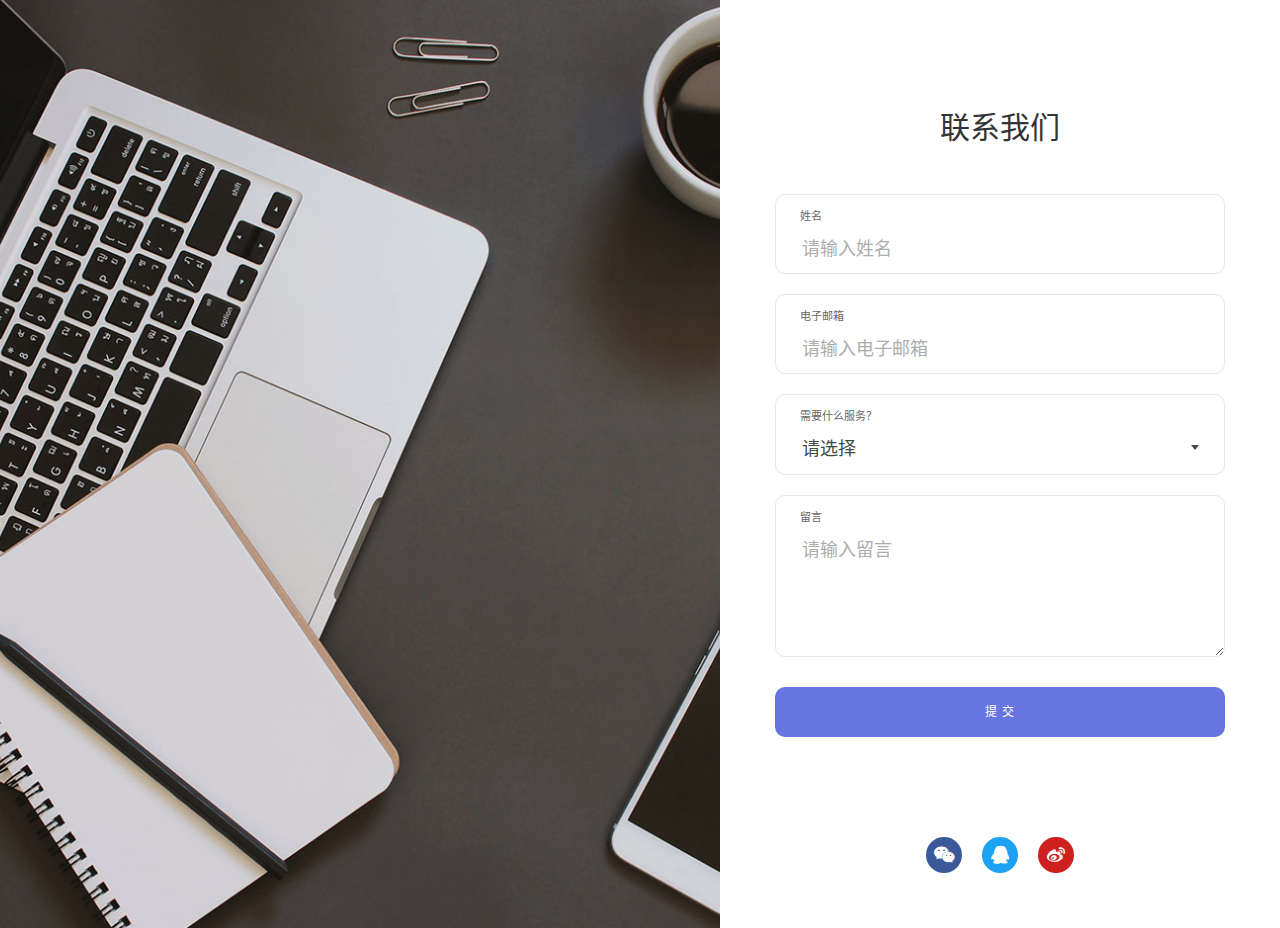
<file: 01-demo/index.html>
<!DOCTYPE html>
<html lang="zh-CN">
<head>
	<title>简洁大气的联系我们页面演示_dowebok</title>
	<meta charset="UTF-8">
	<meta name="viewport" content="width=device-width, initial-scale=1">
	<link rel="stylesheet" href="fonts/font-awesome-4.7.0/css/font-awesome.min.css">
	<link rel="stylesheet" href="vendor/select2/select2.min.css">
	<link rel="stylesheet" href="css/util.css">
	<link rel="stylesheet" href="css/main.css">
</head>

<body>
<div class="dowebok container-contact100">
	<div class="wrap-contact100">
		<form class="contact100-form validate-form">
			<span class="contact100-form-title">联系我们</span>

			<div class="wrap-input100 validate-input" data-validate="姓名不能为空">
				<label class="label-input100" for="name">姓名</label>
				<input id="name" class="input100" type="text" name="name" placeholder="请输入姓名">
				<span class="focus-input100"></span>
			</div>

			<div class="wrap-input100 validate-input" data-validate="请收入合法的邮箱地址">
				<label class="label-input100" for="email">电子邮箱</label>
				<input id="email" class="input100" type="text" name="email" placeholder="请输入电子邮箱">
				<span class="focus-input100"></span>
			</div>

			<div class="wrap-input100">
				<div class="label-input100">需要什么服务？</div>
				<div>
					<select class="js-select2" name="service">
						<option>请选择</option>
						<option>UI/UX 设计</option>
						<option>电子商务</option>
						<option>在线服务</option>
					</select>
					<div class="dropDownSelect2"></div>
				</div>
				<span class="focus-input100"></span>
			</div>

			<div class="wrap-input100 validate-input" data-validate="留言不能为空">
				<label class="label-input100" for="message">留言</label>
				<textarea id="message" class="input100" name="message" placeholder="请输入留言"></textarea>
				<span class="focus-input100"></span>
			</div>

			<div class="container-contact100-form-btn">
				<button class="contact100-form-btn">提 交</button>
			</div>

			<div class="contact100-form-social flex-c-m">
				<a href="http://www.dowebok.com" class="contact100-form-social-item flex-c-m bg1 m-r-20" target="_blank">
					<i class="fa fa-wechat" aria-hidden="true"></i>
				</a>

				<a href="http://www.dowebok.com/code" class="contact100-form-social-item flex-c-m bg2 m-r-20" target="_blank">
					<i class="fa fa-qq" aria-hidden="true"></i>
				</a>

				<a href="http://www.dowebok.com/950.html" class="contact100-form-social-item flex-c-m bg3" target="_blank">
					<i class="fa fa-weibo" aria-hidden="true"></i>
				</a>
			</div>
		</form>

		<div class="contact100-more flex-col-c-m" style="background-image: url('images/bg-01.jpg');">
		</div>
	</div>
</div>

<script src="vendor/jquery/jquery-1.12.4.min.js"></script>
<script src="vendor/select2/select2.min.js"></script>
<script>
	$(".js-select2").each(function(){
		$(this).select2({
			minimumResultsForSearch: 20,
			dropdownParent: $(this).next('.dropDownSelect2')
		});
	})
	$(".js-select2").each(function(){
		$(this).on('select2:open', function (e){
			$(this).parent().next().addClass('eff-focus-selection');
		});
	});
	$(".js-select2").each(function(){
		$(this).on('select2:close', function (e){
			$(this).parent().next().removeClass('eff-focus-selection');
		});
	});
</script>
<script src="js/main.js"></script>

</body>
</html>
</file>
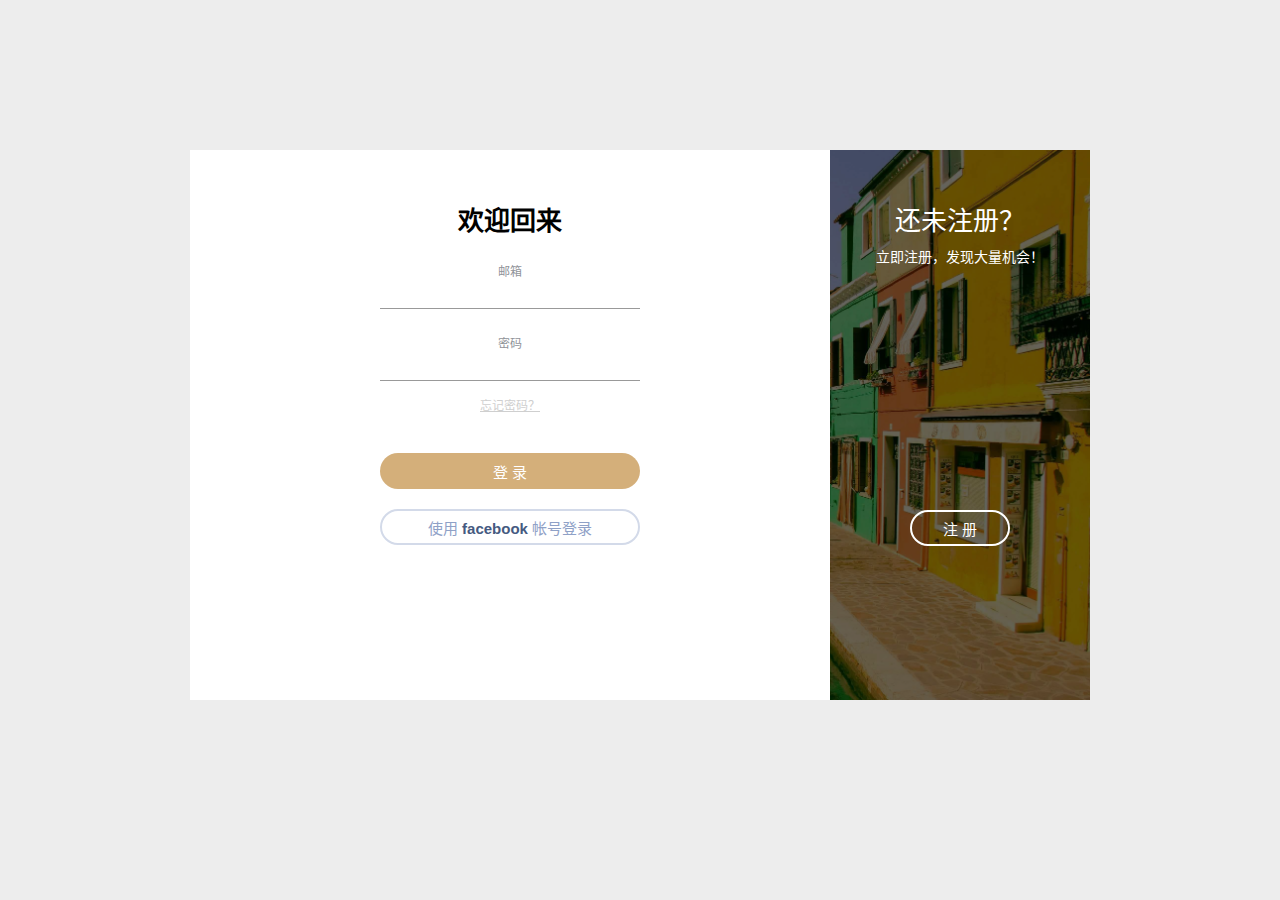
<file: 03-demo/index.html>
<!DOCTYPE html>
<html lang="zh-CN">

<head>
    <meta charset="utf-8">
    <title>左右过度切换的登录注册页面演示_dowebok</title>
    <link rel="stylesheet" href="css/style.css">
</head>

<body>
    <div class="dowebok"> 
        <div class="form sign-in">
            <h2>欢迎回来</h2>
            <label>
                <span>邮箱</span>
                <input type="email" />
            </label>
            <label>
                <span>密码</span>
                <input type="password" />
            </label>
            <p class="forgot-pass"><a href="javascript:">忘记密码？</a></p>
            <button type="button" class="submit">登 录</button>
            <button type="button" class="fb-btn">使用 <span>facebook</span> 帐号登录</button>
        </div>
        <div class="sub-cont">
            <div class="img">
                <div class="img__text m--up">
                    <h2>还未注册？</h2>
                    <p>立即注册，发现大量机会！</p>
                </div>
                <div class="img__text m--in">
                    <h2>已有帐号？</h2>
                    <p>有帐号就登录吧，好久不见了！</p>
                </div>
                <div class="img__btn">
                    <span class="m--up">注 册</span>
                    <span class="m--in">登 录</span>
                </div>
            </div>
            <div class="form sign-up">
                <h2>立即注册</h2>
                <label>
                    <span>用户名</span>
                    <input type="text" />
                </label>
                <label>
                    <span>邮箱</span>
                    <input type="email" />
                </label>
                <label>
                    <span>密码</span>
                    <input type="password" />
                </label>
                <button type="button" class="submit">注 册</button>
                <button type="button" class="fb-btn">使用 <span>facebook</span> 帐号注册</button>
            </div>
        </div>
    </div>

    <script src="js/script.js"></script>
</body>

</html>
</file>
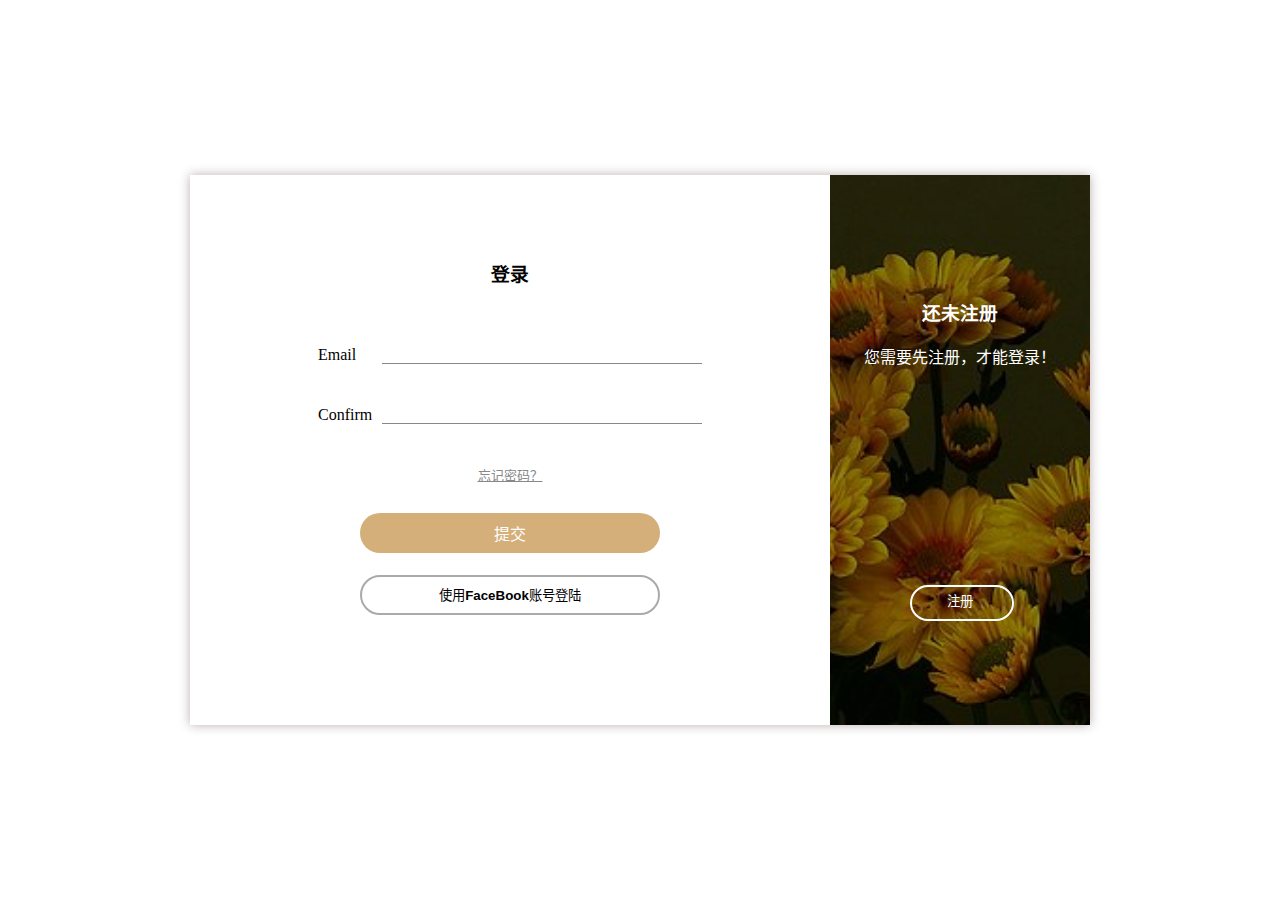
<file: 04-demo/index.html>
<!DOCTYPE html>
<html lang="zh-CN">
  <head>
    <title></title>
    <meta charset="UTF-8">
    <meta name="viewport" content="width=device-width, initial-scale=1">
    <link rel="shortcut icon" href="imgs/favicon.ico" type="image/x-icon"/>
    <link rel="stylesheet" href="css/index.css"/>
    <script src="js/vue.js"></script>
  </head>
  <body>
    <div id="app">
      <div class="container">
        <div :class="form">
          <h3 v-if="isTrue">登录</h3>
          <h3 v-if="!isTrue">注册</h3>
          <form action="http://localhost:3000/login" method="post">
            <ul>
              <li class="username">
                <label for="username">Email</label>
                <input type="text" name="username" id="username">
              </li>
              <li class="password" v-if="!isTrue">
                <label for="password">Password</label>
                <input type="text" name="password" id="password">
              </li>
              <li class="confirm">
                <label for="confirm">Confirm</label>
                <input type="text" name="confirm" id="confirm">
              </li>
              <li>
                <a href="javascript:;">忘记密码？</a>
              </li>
              <li class="submit">
                <input type="submit" value="提交">
              </li>
              <li class="facebook">
                <button class="btn-facebook">
                  使用<strong>FaceBook</strong>账号登陆
                </button>
              </li>
            </ul>
          </form>
        </div>
        <div :class="control">
          <div class="img">
            <div v-if="!isTrue">
              <h3>已有账号</h3>
              <p>由账号就登录吧，好久不见啦！</p>
            </div>
            <div v-if="isTrue">
              <h3>还未注册</h3>
              <p>您需要先注册，才能登录！</p>
            </div>
            <button class="btn" @click="registerBtn" v-if="isTrue">注册</button>
            <button class="btn" @click="loginBtn" v-if="!isTrue">登录</button>
          </div>
        </div>
      </div>
    </div>
    <script>
      const app = new Vue({
        el: "#app",
        data: {
          isTrue: true,
          form: "form",
          control: "control"
        },
        methods: {
          loginBtn() {
            this.isTrue = !this.isTrue;
            this.form = "form";
            this.control = "control";
          },
          registerBtn() {
            this.isTrue = !this.isTrue;
            this.form =  "form signup";
            this.control =  "control login";
          }
        },
      });
    </script>
  </body>
</html>
</file>
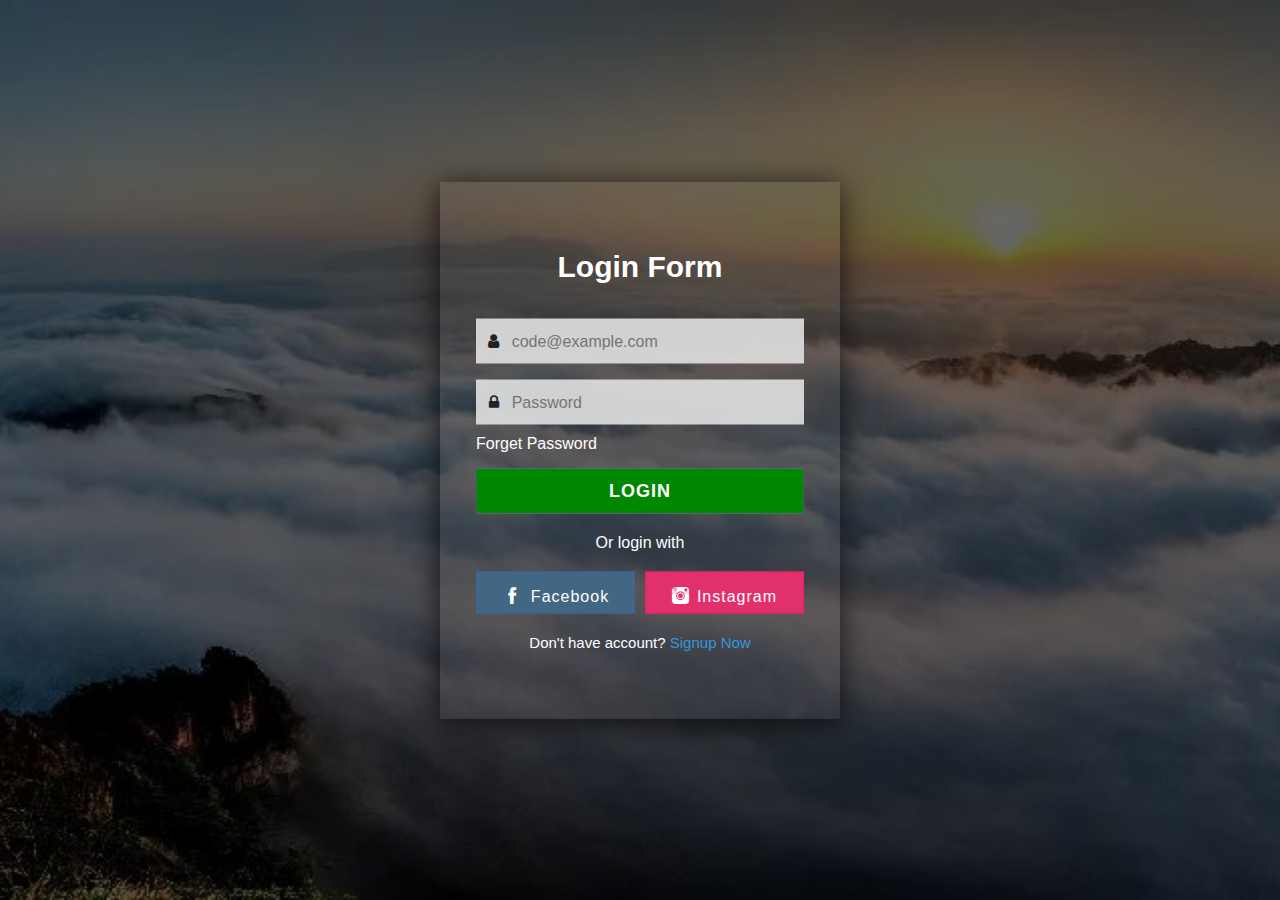
<file: 02-demo/login.html>
<!DOCTYPE html>
<html lang="zh">
<head>
	<meta charset="UTF-8">
	<meta name="viewport" content="width=device-width, initial-scale=1.0">
	<meta http-equiv="X-UA-Compatible" content="ie=edge">
	<title>Demo of login with HTML CSS and JS</title>
	<link href="font/iconfont.css" rel="stylesheet">
	<link rel="stylesheet" href="index.css">
	<scriptsrc="index.js" defer></script>
</head>
<body>
	<div class="bg-img">
		<div class="content">
			<header>Login Form</header>
			<form action="">
				<div class="field space">
					<span class="iconfont icon-user"></span>
					<input type="text" required placeholder="code@example.com">
				</div>
				<div class="field space">
					<span class="iconfont icon-lock"></span>
					<input type="password" required class="password" placeholder="Password">
					<span class="show">SHOW</span>
				</div>
				<div class="pass">
					<a href="#">Forget Password</a>
				</div>
				<div class="field space">
					<input type="submit" value="LOGIN">
				</div>
				<div class="login">Or login with</div>
				<div class="link">
					<div class="facebook">
						<i class="iconfont icon-facebook"></i><span>Facebook</span>
					</div>
					<div class="instagram">
						<i class="iconfont icon-instagram"></i><span>Instagram</span>
					</div>
				</div>
				<div class="signup">Don't have account? <a href="#">Signup Now</a></div>
			</form>
		</div>
	</div>
</body>
</html>
<script>
	const show_btn = document.querySelector('.show')
	const pass_field = document.querySelector('.password')
	show_btn.addEventListener('click',function(){
		if(pass_field.type === "password"){
			pass_field.type = "text"
			show_btn.style.color = "#080"
			show_btn.innerHTML = "HIDE"
		}else{
			pass_field.type = "password"
			show_btn.style.color = "#222"
			show_btn.innerHTML = "SHOW"
		}
	})
</script>
</file>
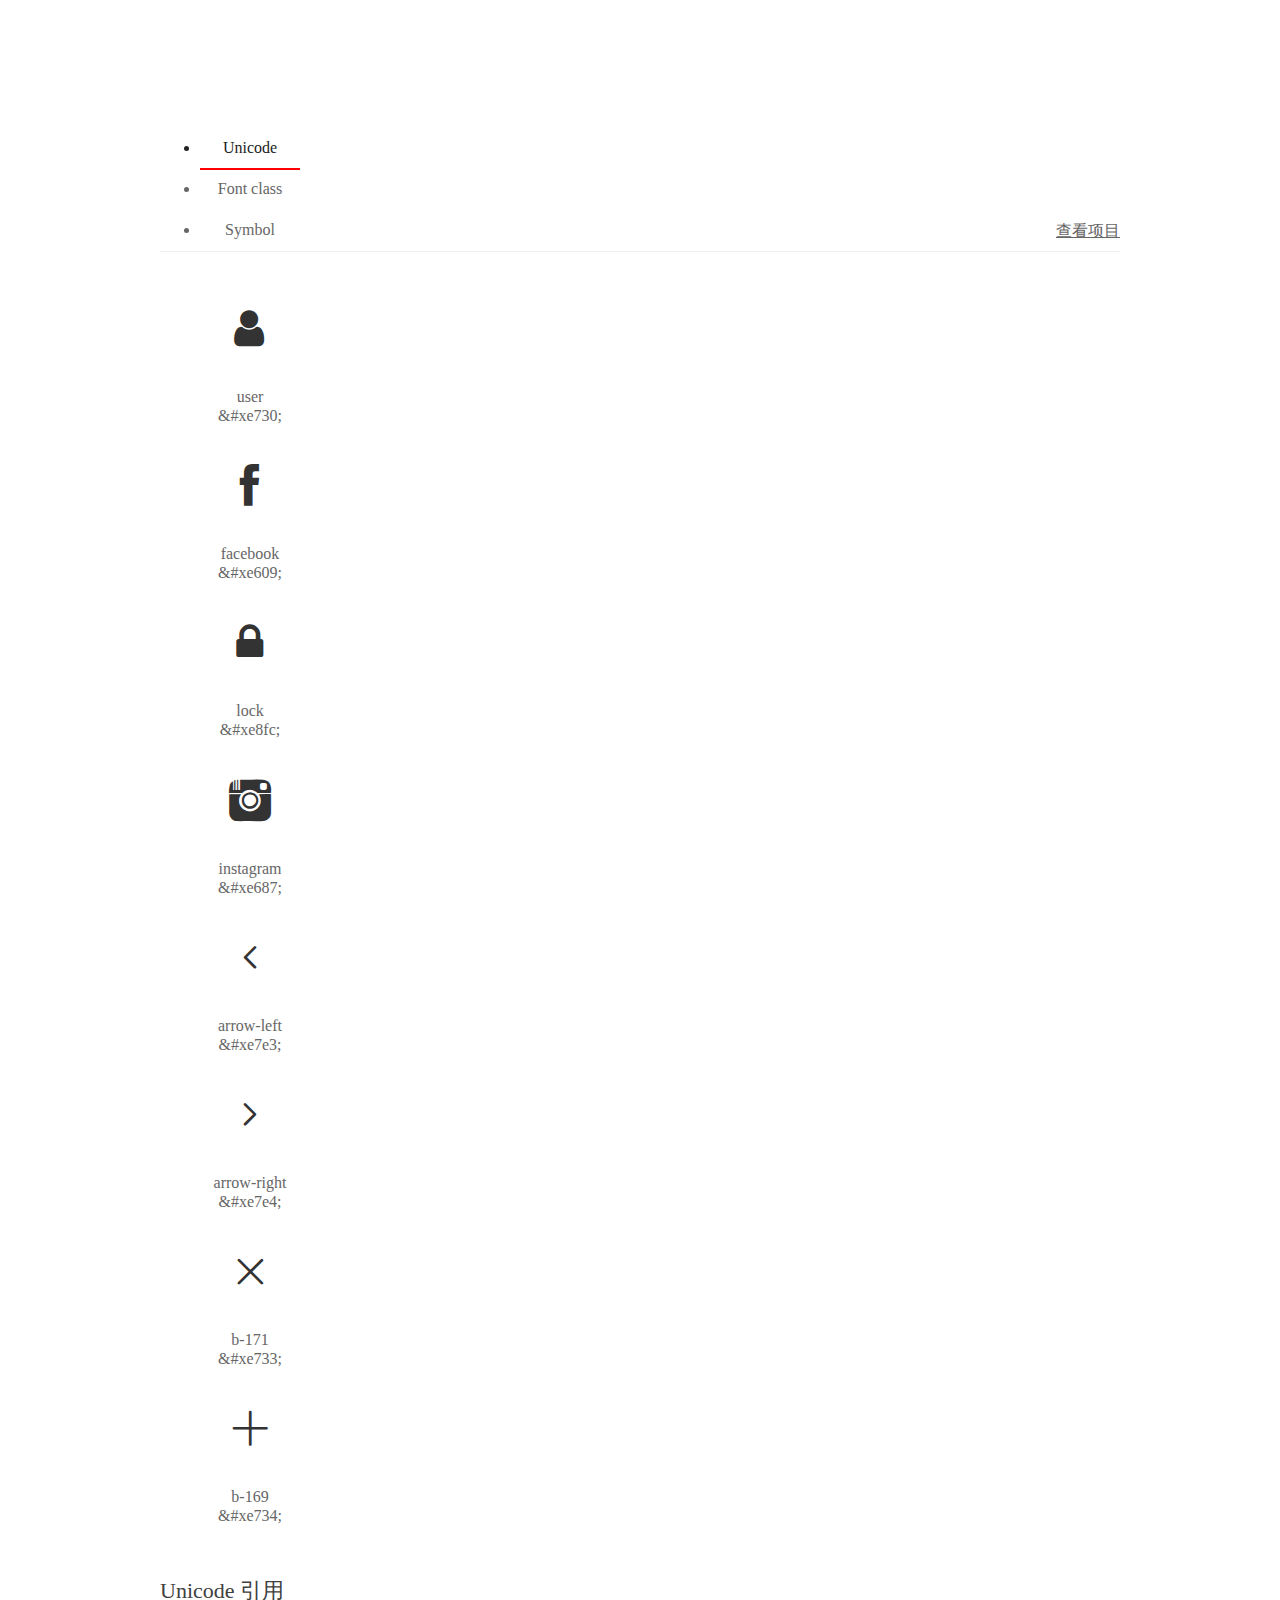
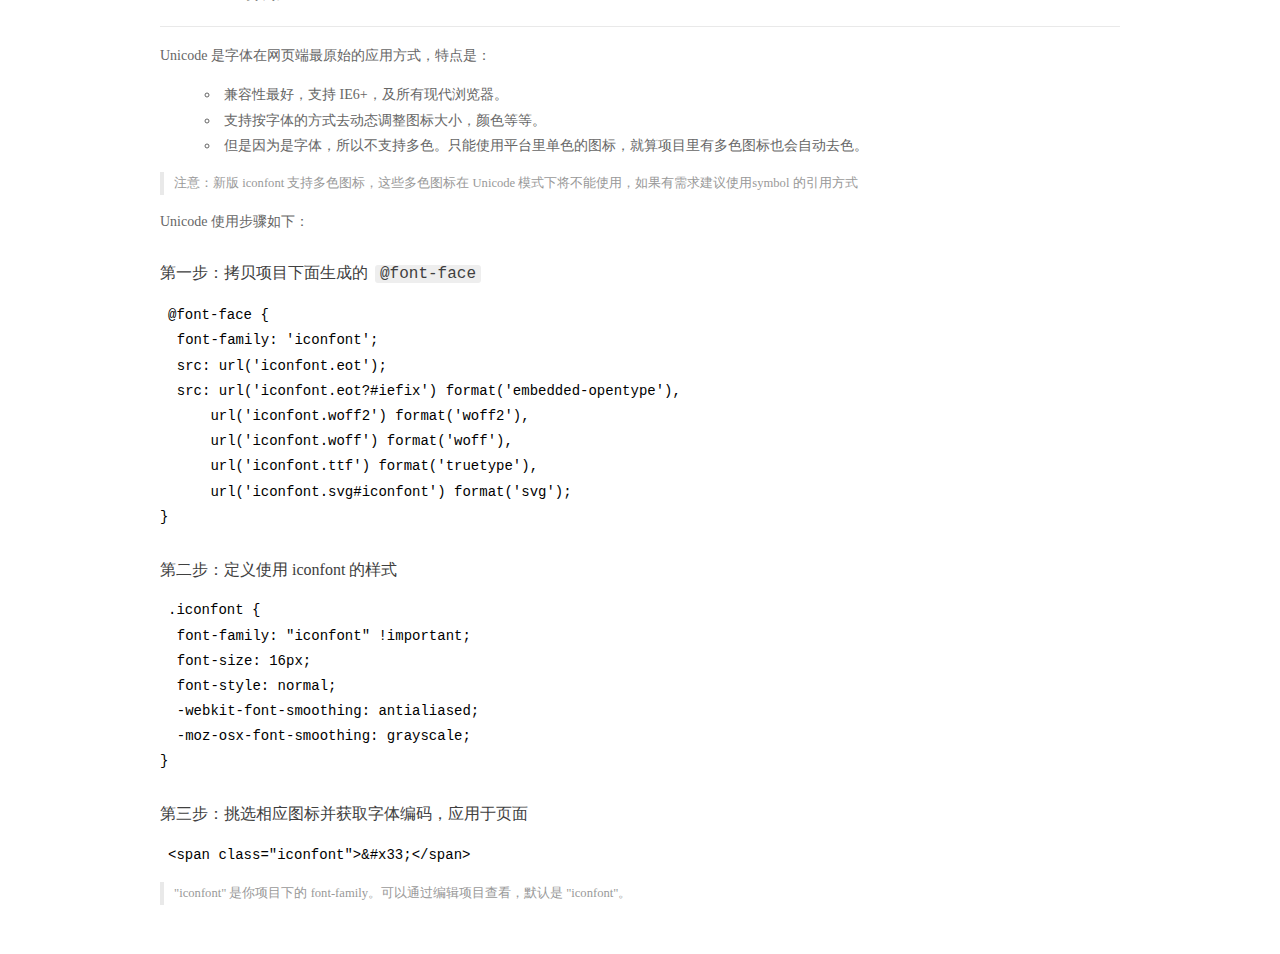
<file: 02-demo/font/demo_index.html>
<!DOCTYPE html>
<html>
<head>
  <meta charset="utf-8"/>
  <title>IconFont Demo</title>
  <link rel="shortcut icon" href="https://gtms04.alicdn.com/tps/i4/TB1_oz6GVXXXXaFXpXXJDFnIXXX-64-64.ico" type="image/x-icon"/>
  <link rel="stylesheet" href="https://g.alicdn.com/thx/cube/1.3.2/cube.min.css">
  <link rel="stylesheet" href="demo.css">
  <link rel="stylesheet" href="iconfont.css">
  <script src="iconfont.js"></script>
  <!-- jQuery -->
  <script src="https://a1.alicdn.com/oss/uploads/2018/12/26/7bfddb60-08e8-11e9-9b04-53e73bb6408b.js"></script>
  <!-- 代码高亮 -->
  <script src="https://a1.alicdn.com/oss/uploads/2018/12/26/a3f714d0-08e6-11e9-8a15-ebf944d7534c.js"></script>
</head>
<body>
  <div class="main">
    <h1 class="logo"><a href="https://www.iconfont.cn/" title="iconfont 首页" target="_blank">&#xe86b;</a></h1>
    <div class="nav-tabs">
      <ul id="tabs" class="dib-box">
        <li class="dib active"><span>Unicode</span></li>
        <li class="dib"><span>Font class</span></li>
        <li class="dib"><span>Symbol</span></li>
      </ul>
      
      <a href="https://www.iconfont.cn/manage/index?manage_type=myprojects&projectId=1552157" target="_blank" class="nav-more">查看项目</a>
      
    </div>
    <div class="tab-container">
      <div class="content unicode" style="display: block;">
          <ul class="icon_lists dib-box">
          
            <li class="dib">
              <span class="icon iconfont">&#xe730;</span>
                <div class="name">user</div>
                <div class="code-name">&amp;#xe730;</div>
              </li>
          
            <li class="dib">
              <span class="icon iconfont">&#xe609;</span>
                <div class="name">facebook</div>
                <div class="code-name">&amp;#xe609;</div>
              </li>
          
            <li class="dib">
              <span class="icon iconfont">&#xe8fc;</span>
                <div class="name">lock</div>
                <div class="code-name">&amp;#xe8fc;</div>
              </li>
          
            <li class="dib">
              <span class="icon iconfont">&#xe687;</span>
                <div class="name">instagram</div>
                <div class="code-name">&amp;#xe687;</div>
              </li>
          
            <li class="dib">
              <span class="icon iconfont">&#xe7e3;</span>
                <div class="name">arrow-left</div>
                <div class="code-name">&amp;#xe7e3;</div>
              </li>
          
            <li class="dib">
              <span class="icon iconfont">&#xe7e4;</span>
                <div class="name">arrow-right</div>
                <div class="code-name">&amp;#xe7e4;</div>
              </li>
          
            <li class="dib">
              <span class="icon iconfont">&#xe733;</span>
                <div class="name">b-171</div>
                <div class="code-name">&amp;#xe733;</div>
              </li>
          
            <li class="dib">
              <span class="icon iconfont">&#xe734;</span>
                <div class="name">b-169</div>
                <div class="code-name">&amp;#xe734;</div>
              </li>
          
          </ul>
          <div class="article markdown">
          <h2 id="unicode-">Unicode 引用</h2>
          <hr>

          <p>Unicode 是字体在网页端最原始的应用方式，特点是：</p>
          <ul>
            <li>兼容性最好，支持 IE6+，及所有现代浏览器。</li>
            <li>支持按字体的方式去动态调整图标大小，颜色等等。</li>
            <li>但是因为是字体，所以不支持多色。只能使用平台里单色的图标，就算项目里有多色图标也会自动去色。</li>
          </ul>
          <blockquote>
            <p>注意：新版 iconfont 支持多色图标，这些多色图标在 Unicode 模式下将不能使用，如果有需求建议使用symbol 的引用方式</p>
          </blockquote>
          <p>Unicode 使用步骤如下：</p>
          <h3 id="-font-face">第一步：拷贝项目下面生成的 <code>@font-face</code></h3>
<pre><code class="language-css"
>@font-face {
  font-family: 'iconfont';
  src: url('iconfont.eot');
  src: url('iconfont.eot?#iefix') format('embedded-opentype'),
      url('iconfont.woff2') format('woff2'),
      url('iconfont.woff') format('woff'),
      url('iconfont.ttf') format('truetype'),
      url('iconfont.svg#iconfont') format('svg');
}
</code></pre>
          <h3 id="-iconfont-">第二步：定义使用 iconfont 的样式</h3>
<pre><code class="language-css"
>.iconfont {
  font-family: "iconfont" !important;
  font-size: 16px;
  font-style: normal;
  -webkit-font-smoothing: antialiased;
  -moz-osx-font-smoothing: grayscale;
}
</code></pre>
          <h3 id="-">第三步：挑选相应图标并获取字体编码，应用于页面</h3>
<pre>
<code class="language-html"
>&lt;span class="iconfont"&gt;&amp;#x33;&lt;/span&gt;
</code></pre>
          <blockquote>
            <p>"iconfont" 是你项目下的 font-family。可以通过编辑项目查看，默认是 "iconfont"。</p>
          </blockquote>
          </div>
      </div>
      <div class="content font-class">
        <ul class="icon_lists dib-box">
          
          <li class="dib">
            <span class="icon iconfont icon-user"></span>
            <div class="name">
              user
            </div>
            <div class="code-name">.icon-user
            </div>
          </li>
          
          <li class="dib">
            <span class="icon iconfont icon-facebook"></span>
            <div class="name">
              facebook
            </div>
            <div class="code-name">.icon-facebook
            </div>
          </li>
          
          <li class="dib">
            <span class="icon iconfont icon-lock"></span>
            <div class="name">
              lock
            </div>
            <div class="code-name">.icon-lock
            </div>
          </li>
          
          <li class="dib">
            <span class="icon iconfont icon-instagram"></span>
            <div class="name">
              instagram
            </div>
            <div class="code-name">.icon-instagram
            </div>
          </li>
          
          <li class="dib">
            <span class="icon iconfont icon-arrow-left"></span>
            <div class="name">
              arrow-left
            </div>
            <div class="code-name">.icon-arrow-left
            </div>
          </li>
          
          <li class="dib">
            <span class="icon iconfont icon-arrow-right"></span>
            <div class="name">
              arrow-right
            </div>
            <div class="code-name">.icon-arrow-right
            </div>
          </li>
          
          <li class="dib">
            <span class="icon iconfont icon-b-"></span>
            <div class="name">
              b-171
            </div>
            <div class="code-name">.icon-b-
            </div>
          </li>
          
          <li class="dib">
            <span class="icon iconfont icon-b-1"></span>
            <div class="name">
              b-169
            </div>
            <div class="code-name">.icon-b-1
            </div>
          </li>
          
        </ul>
        <div class="article markdown">
        <h2 id="font-class-">font-class 引用</h2>
        <hr>

        <p>font-class 是 Unicode 使用方式的一种变种，主要是解决 Unicode 书写不直观，语意不明确的问题。</p>
        <p>与 Unicode 使用方式相比，具有如下特点：</p>
        <ul>
          <li>兼容性良好，支持 IE8+，及所有现代浏览器。</li>
          <li>相比于 Unicode 语意明确，书写更直观。可以很容易分辨这个 icon 是什么。</li>
          <li>因为使用 class 来定义图标，所以当要替换图标时，只需要修改 class 里面的 Unicode 引用。</li>
          <li>不过因为本质上还是使用的字体，所以多色图标还是不支持的。</li>
        </ul>
        <p>使用步骤如下：</p>
        <h3 id="-fontclass-">第一步：引入项目下面生成的 fontclass 代码：</h3>
<pre><code class="language-html">&lt;link rel="stylesheet" href="./iconfont.css"&gt;
</code></pre>
        <h3 id="-">第二步：挑选相应图标并获取类名，应用于页面：</h3>
<pre><code class="language-html">&lt;span class="iconfont icon-xxx"&gt;&lt;/span&gt;
</code></pre>
        <blockquote>
          <p>"
            iconfont" 是你项目下的 font-family。可以通过编辑项目查看，默认是 "iconfont"。</p>
        </blockquote>
      </div>
      </div>
      <div class="content symbol">
          <ul class="icon_lists dib-box">
          
            <li class="dib">
                <svg class="icon svg-icon" aria-hidden="true">
                  <use xlink:href="#icon-user"></use>
                </svg>
                <div class="name">user</div>
                <div class="code-name">#icon-user</div>
            </li>
          
            <li class="dib">
                <svg class="icon svg-icon" aria-hidden="true">
                  <use xlink:href="#icon-facebook"></use>
                </svg>
                <div class="name">facebook</div>
                <div class="code-name">#icon-facebook</div>
            </li>
          
            <li class="dib">
                <svg class="icon svg-icon" aria-hidden="true">
                  <use xlink:href="#icon-lock"></use>
                </svg>
                <div class="name">lock</div>
                <div class="code-name">#icon-lock</div>
            </li>
          
            <li class="dib">
                <svg class="icon svg-icon" aria-hidden="true">
                  <use xlink:href="#icon-instagram"></use>
                </svg>
                <div class="name">instagram</div>
                <div class="code-name">#icon-instagram</div>
            </li>
          
            <li class="dib">
                <svg class="icon svg-icon" aria-hidden="true">
                  <use xlink:href="#icon-arrow-left"></use>
                </svg>
                <div class="name">arrow-left</div>
                <div class="code-name">#icon-arrow-left</div>
            </li>
          
            <li class="dib">
                <svg class="icon svg-icon" aria-hidden="true">
                  <use xlink:href="#icon-arrow-right"></use>
                </svg>
                <div class="name">arrow-right</div>
                <div class="code-name">#icon-arrow-right</div>
            </li>
          
            <li class="dib">
                <svg class="icon svg-icon" aria-hidden="true">
                  <use xlink:href="#icon-b-"></use>
                </svg>
                <div class="name">b-171</div>
                <div class="code-name">#icon-b-</div>
            </li>
          
            <li class="dib">
                <svg class="icon svg-icon" aria-hidden="true">
                  <use xlink:href="#icon-b-1"></use>
                </svg>
                <div class="name">b-169</div>
                <div class="code-name">#icon-b-1</div>
            </li>
          
          </ul>
          <div class="article markdown">
          <h2 id="symbol-">Symbol 引用</h2>
          <hr>

          <p>这是一种全新的使用方式，应该说这才是未来的主流，也是平台目前推荐的用法。相关介绍可以参考这篇<a href="">文章</a>
            这种用法其实是做了一个 SVG 的集合，与另外两种相比具有如下特点：</p>
          <ul>
            <li>支持多色图标了，不再受单色限制。</li>
            <li>通过一些技巧，支持像字体那样，通过 <code>font-size</code>, <code>color</code> 来调整样式。</li>
            <li>兼容性较差，支持 IE9+，及现代浏览器。</li>
            <li>浏览器渲染 SVG 的性能一般，还不如 png。</li>
          </ul>
          <p>使用步骤如下：</p>
          <h3 id="-symbol-">第一步：引入项目下面生成的 symbol 代码：</h3>
<pre><code class="language-html">&lt;script src="./iconfont.js"&gt;&lt;/script&gt;
</code></pre>
          <h3 id="-css-">第二步：加入通用 CSS 代码（引入一次就行）：</h3>
<pre><code class="language-html">&lt;style&gt;
.icon {
  width: 1em;
  height: 1em;
  vertical-align: -0.15em;
  fill: currentColor;
  overflow: hidden;
}
&lt;/style&gt;
</code></pre>
          <h3 id="-">第三步：挑选相应图标并获取类名，应用于页面：</h3>
<pre><code class="language-html">&lt;svg class="icon" aria-hidden="true"&gt;
  &lt;use xlink:href="#icon-xxx"&gt;&lt;/use&gt;
&lt;/svg&gt;
</code></pre>
          </div>
      </div>

    </div>
  </div>
  <script>
  $(document).ready(function () {
      $('.tab-container .content:first').show()

      $('#tabs li').click(function (e) {
        var tabContent = $('.tab-container .content')
        var index = $(this).index()

        if ($(this).hasClass('active')) {
          return
        } else {
          $('#tabs li').removeClass('active')
          $(this).addClass('active')

          tabContent.hide().eq(index).fadeIn()
        }
      })
    })
  </script>
</body>
</html>
</file>
<file: 01-demo/css/util.css>
/*[ FONT SIZE ]
///////////////////////////////////////////////////////////
*/
.fs-1 {font-size: 1px;}
.fs-2 {font-size: 2px;}
.fs-3 {font-size: 3px;}
.fs-4 {font-size: 4px;}
.fs-5 {font-size: 5px;}
.fs-6 {font-size: 6px;}
.fs-7 {font-size: 7px;}
.fs-8 {font-size: 8px;}
.fs-9 {font-size: 9px;}
.fs-10 {font-size: 10px;}
.fs-11 {font-size: 11px;}
.fs-12 {font-size: 12px;}
.fs-13 {font-size: 13px;}
.fs-14 {font-size: 14px;}
.fs-15 {font-size: 15px;}
.fs-16 {font-size: 16px;}
.fs-17 {font-size: 17px;}
.fs-18 {font-size: 18px;}
.fs-19 {font-size: 19px;}
.fs-20 {font-size: 20px;}
.fs-21 {font-size: 21px;}
.fs-22 {font-size: 22px;}
.fs-23 {font-size: 23px;}
.fs-24 {font-size: 24px;}
.fs-25 {font-size: 25px;}
.fs-26 {font-size: 26px;}
.fs-27 {font-size: 27px;}
.fs-28 {font-size: 28px;}
.fs-29 {font-size: 29px;}
.fs-30 {font-size: 30px;}
.fs-31 {font-size: 31px;}
.fs-32 {font-size: 32px;}
.fs-33 {font-size: 33px;}
.fs-34 {font-size: 34px;}
.fs-35 {font-size: 35px;}
.fs-36 {font-size: 36px;}
.fs-37 {font-size: 37px;}
.fs-38 {font-size: 38px;}
.fs-39 {font-size: 39px;}
.fs-40 {font-size: 40px;}
.fs-41 {font-size: 41px;}
.fs-42 {font-size: 42px;}
.fs-43 {font-size: 43px;}
.fs-44 {font-size: 44px;}
.fs-45 {font-size: 45px;}
.fs-46 {font-size: 46px;}
.fs-47 {font-size: 47px;}
.fs-48 {font-size: 48px;}
.fs-49 {font-size: 49px;}
.fs-50 {font-size: 50px;}
.fs-51 {font-size: 51px;}
.fs-52 {font-size: 52px;}
.fs-53 {font-size: 53px;}
.fs-54 {font-size: 54px;}
.fs-55 {font-size: 55px;}
.fs-56 {font-size: 56px;}
.fs-57 {font-size: 57px;}
.fs-58 {font-size: 58px;}
.fs-59 {font-size: 59px;}
.fs-60 {font-size: 60px;}
.fs-61 {font-size: 61px;}
.fs-62 {font-size: 62px;}
.fs-63 {font-size: 63px;}
.fs-64 {font-size: 64px;}
.fs-65 {font-size: 65px;}
.fs-66 {font-size: 66px;}
.fs-67 {font-size: 67px;}
.fs-68 {font-size: 68px;}
.fs-69 {font-size: 69px;}
.fs-70 {font-size: 70px;}
.fs-71 {font-size: 71px;}
.fs-72 {font-size: 72px;}
.fs-73 {font-size: 73px;}
.fs-74 {font-size: 74px;}
.fs-75 {font-size: 75px;}
.fs-76 {font-size: 76px;}
.fs-77 {font-size: 77px;}
.fs-78 {font-size: 78px;}
.fs-79 {font-size: 79px;}
.fs-80 {font-size: 80px;}
.fs-81 {font-size: 81px;}
.fs-82 {font-size: 82px;}
.fs-83 {font-size: 83px;}
.fs-84 {font-size: 84px;}
.fs-85 {font-size: 85px;}
.fs-86 {font-size: 86px;}
.fs-87 {font-size: 87px;}
.fs-88 {font-size: 88px;}
.fs-89 {font-size: 89px;}
.fs-90 {font-size: 90px;}
.fs-91 {font-size: 91px;}
.fs-92 {font-size: 92px;}
.fs-93 {font-size: 93px;}
.fs-94 {font-size: 94px;}
.fs-95 {font-size: 95px;}
.fs-96 {font-size: 96px;}
.fs-97 {font-size: 97px;}
.fs-98 {font-size: 98px;}
.fs-99 {font-size: 99px;}
.fs-100 {font-size: 100px;}
.fs-101 {font-size: 101px;}
.fs-102 {font-size: 102px;}
.fs-103 {font-size: 103px;}
.fs-104 {font-size: 104px;}
.fs-105 {font-size: 105px;}
.fs-106 {font-size: 106px;}
.fs-107 {font-size: 107px;}
.fs-108 {font-size: 108px;}
.fs-109 {font-size: 109px;}
.fs-110 {font-size: 110px;}
.fs-111 {font-size: 111px;}
.fs-112 {font-size: 112px;}
.fs-113 {font-size: 113px;}
.fs-114 {font-size: 114px;}
.fs-115 {font-size: 115px;}
.fs-116 {font-size: 116px;}
.fs-117 {font-size: 117px;}
.fs-118 {font-size: 118px;}
.fs-119 {font-size: 119px;}
.fs-120 {font-size: 120px;}
.fs-121 {font-size: 121px;}
.fs-122 {font-size: 122px;}
.fs-123 {font-size: 123px;}
.fs-124 {font-size: 124px;}
.fs-125 {font-size: 125px;}
.fs-126 {font-size: 126px;}
.fs-127 {font-size: 127px;}
.fs-128 {font-size: 128px;}
.fs-129 {font-size: 129px;}
.fs-130 {font-size: 130px;}
.fs-131 {font-size: 131px;}
.fs-132 {font-size: 132px;}
.fs-133 {font-size: 133px;}
.fs-134 {font-size: 134px;}
.fs-135 {font-size: 135px;}
.fs-136 {font-size: 136px;}
.fs-137 {font-size: 137px;}
.fs-138 {font-size: 138px;}
.fs-139 {font-size: 139px;}
.fs-140 {font-size: 140px;}
.fs-141 {font-size: 141px;}
.fs-142 {font-size: 142px;}
.fs-143 {font-size: 143px;}
.fs-144 {font-size: 144px;}
.fs-145 {font-size: 145px;}
.fs-146 {font-size: 146px;}
.fs-147 {font-size: 147px;}
.fs-148 {font-size: 148px;}
.fs-149 {font-size: 149px;}
.fs-150 {font-size: 150px;}
.fs-151 {font-size: 151px;}
.fs-152 {font-size: 152px;}
.fs-153 {font-size: 153px;}
.fs-154 {font-size: 154px;}
.fs-155 {font-size: 155px;}
.fs-156 {font-size: 156px;}
.fs-157 {font-size: 157px;}
.fs-158 {font-size: 158px;}
.fs-159 {font-size: 159px;}
.fs-160 {font-size: 160px;}
.fs-161 {font-size: 161px;}
.fs-162 {font-size: 162px;}
.fs-163 {font-size: 163px;}
.fs-164 {font-size: 164px;}
.fs-165 {font-size: 165px;}
.fs-166 {font-size: 166px;}
.fs-167 {font-size: 167px;}
.fs-168 {font-size: 168px;}
.fs-169 {font-size: 169px;}
.fs-170 {font-size: 170px;}
.fs-171 {font-size: 171px;}
.fs-172 {font-size: 172px;}
.fs-173 {font-size: 173px;}
.fs-174 {font-size: 174px;}
.fs-175 {font-size: 175px;}
.fs-176 {font-size: 176px;}
.fs-177 {font-size: 177px;}
.fs-178 {font-size: 178px;}
.fs-179 {font-size: 179px;}
.fs-180 {font-size: 180px;}
.fs-181 {font-size: 181px;}
.fs-182 {font-size: 182px;}
.fs-183 {font-size: 183px;}
.fs-184 {font-size: 184px;}
.fs-185 {font-size: 185px;}
.fs-186 {font-size: 186px;}
.fs-187 {font-size: 187px;}
.fs-188 {font-size: 188px;}
.fs-189 {font-size: 189px;}
.fs-190 {font-size: 190px;}
.fs-191 {font-size: 191px;}
.fs-192 {font-size: 192px;}
.fs-193 {font-size: 193px;}
.fs-194 {font-size: 194px;}
.fs-195 {font-size: 195px;}
.fs-196 {font-size: 196px;}
.fs-197 {font-size: 197px;}
.fs-198 {font-size: 198px;}
.fs-199 {font-size: 199px;}
.fs-200 {font-size: 200px;}

/*[ PADDING ]
///////////////////////////////////////////////////////////
*/
.p-t-0 {padding-top: 0px;}
.p-t-1 {padding-top: 1px;}
.p-t-2 {padding-top: 2px;}
.p-t-3 {padding-top: 3px;}
.p-t-4 {padding-top: 4px;}
.p-t-5 {padding-top: 5px;}
.p-t-6 {padding-top: 6px;}
.p-t-7 {padding-top: 7px;}
.p-t-8 {padding-top: 8px;}
.p-t-9 {padding-top: 9px;}
.p-t-10 {padding-top: 10px;}
.p-t-11 {padding-top: 11px;}
.p-t-12 {padding-top: 12px;}
.p-t-13 {padding-top: 13px;}
.p-t-14 {padding-top: 14px;}
.p-t-15 {padding-top: 15px;}
.p-t-16 {padding-top: 16px;}
.p-t-17 {padding-top: 17px;}
.p-t-18 {padding-top: 18px;}
.p-t-19 {padding-top: 19px;}
.p-t-20 {padding-top: 20px;}
.p-t-21 {padding-top: 21px;}
.p-t-22 {padding-top: 22px;}
.p-t-23 {padding-top: 23px;}
.p-t-24 {padding-top: 24px;}
.p-t-25 {padding-top: 25px;}
.p-t-26 {padding-top: 26px;}
.p-t-27 {padding-top: 27px;}
.p-t-28 {padding-top: 28px;}
.p-t-29 {padding-top: 29px;}
.p-t-30 {padding-top: 30px;}
.p-t-31 {padding-top: 31px;}
.p-t-32 {padding-top: 32px;}
.p-t-33 {padding-top: 33px;}
.p-t-34 {padding-top: 34px;}
.p-t-35 {padding-top: 35px;}
.p-t-36 {padding-top: 36px;}
.p-t-37 {padding-top: 37px;}
.p-t-38 {padding-top: 38px;}
.p-t-39 {padding-top: 39px;}
.p-t-40 {padding-top: 40px;}
.p-t-41 {padding-top: 41px;}
.p-t-42 {padding-top: 42px;}
.p-t-43 {padding-top: 43px;}
.p-t-44 {padding-top: 44px;}
.p-t-45 {padding-top: 45px;}
.p-t-46 {padding-top: 46px;}
.p-t-47 {padding-top: 47px;}
.p-t-48 {padding-top: 48px;}
.p-t-49 {padding-top: 49px;}
.p-t-50 {padding-top: 50px;}
.p-t-51 {padding-top: 51px;}
.p-t-52 {padding-top: 52px;}
.p-t-53 {padding-top: 53px;}
.p-t-54 {padding-top: 54px;}
.p-t-55 {padding-top: 55px;}
.p-t-56 {padding-top: 56px;}
.p-t-57 {padding-top: 57px;}
.p-t-58 {padding-top: 58px;}
.p-t-59 {padding-top: 59px;}
.p-t-60 {padding-top: 60px;}
.p-t-61 {padding-top: 61px;}
.p-t-62 {padding-top: 62px;}
.p-t-63 {padding-top: 63px;}
.p-t-64 {padding-top: 64px;}
.p-t-65 {padding-top: 65px;}
.p-t-66 {padding-top: 66px;}
.p-t-67 {padding-top: 67px;}
.p-t-68 {padding-top: 68px;}
.p-t-69 {padding-top: 69px;}
.p-t-70 {padding-top: 70px;}
.p-t-71 {padding-top: 71px;}
.p-t-72 {padding-top: 72px;}
.p-t-73 {padding-top: 73px;}
.p-t-74 {padding-top: 74px;}
.p-t-75 {padding-top: 75px;}
.p-t-76 {padding-top: 76px;}
.p-t-77 {padding-top: 77px;}
.p-t-78 {padding-top: 78px;}
.p-t-79 {padding-top: 79px;}
.p-t-80 {padding-top: 80px;}
.p-t-81 {padding-top: 81px;}
.p-t-82 {padding-top: 82px;}
.p-t-83 {padding-top: 83px;}
.p-t-84 {padding-top: 84px;}
.p-t-85 {padding-top: 85px;}
.p-t-86 {padding-top: 86px;}
.p-t-87 {padding-top: 87px;}
.p-t-88 {padding-top: 88px;}
.p-t-89 {padding-top: 89px;}
.p-t-90 {padding-top: 90px;}
.p-t-91 {padding-top: 91px;}
.p-t-92 {padding-top: 92px;}
.p-t-93 {padding-top: 93px;}
.p-t-94 {padding-top: 94px;}
.p-t-95 {padding-top: 95px;}
.p-t-96 {padding-top: 96px;}
.p-t-97 {padding-top: 97px;}
.p-t-98 {padding-top: 98px;}
.p-t-99 {padding-top: 99px;}
.p-t-100 {padding-top: 100px;}
.p-t-101 {padding-top: 101px;}
.p-t-102 {padding-top: 102px;}
.p-t-103 {padding-top: 103px;}
.p-t-104 {padding-top: 104px;}
.p-t-105 {padding-top: 105px;}
.p-t-106 {padding-top: 106px;}
.p-t-107 {padding-top: 107px;}
.p-t-108 {padding-top: 108px;}
.p-t-109 {padding-top: 109px;}
.p-t-110 {padding-top: 110px;}
.p-t-111 {padding-top: 111px;}
.p-t-112 {padding-top: 112px;}
.p-t-113 {padding-top: 113px;}
.p-t-114 {padding-top: 114px;}
.p-t-115 {padding-top: 115px;}
.p-t-116 {padding-top: 116px;}
.p-t-117 {padding-top: 117px;}
.p-t-118 {padding-top: 118px;}
.p-t-119 {padding-top: 119px;}
.p-t-120 {padding-top: 120px;}
.p-t-121 {padding-top: 121px;}
.p-t-122 {padding-top: 122px;}
.p-t-123 {padding-top: 123px;}
.p-t-124 {padding-top: 124px;}
.p-t-125 {padding-top: 125px;}
.p-t-126 {padding-top: 126px;}
.p-t-127 {padding-top: 127px;}
.p-t-128 {padding-top: 128px;}
.p-t-129 {padding-top: 129px;}
.p-t-130 {padding-top: 130px;}
.p-t-131 {padding-top: 131px;}
.p-t-132 {padding-top: 132px;}
.p-t-133 {padding-top: 133px;}
.p-t-134 {padding-top: 134px;}
.p-t-135 {padding-top: 135px;}
.p-t-136 {padding-top: 136px;}
.p-t-137 {padding-top: 137px;}
.p-t-138 {padding-top: 138px;}
.p-t-139 {padding-top: 139px;}
.p-t-140 {padding-top: 140px;}
.p-t-141 {padding-top: 141px;}
.p-t-142 {padding-top: 142px;}
.p-t-143 {padding-top: 143px;}
.p-t-144 {padding-top: 144px;}
.p-t-145 {padding-top: 145px;}
.p-t-146 {padding-top: 146px;}
.p-t-147 {padding-top: 147px;}
.p-t-148 {padding-top: 148px;}
.p-t-149 {padding-top: 149px;}
.p-t-150 {padding-top: 150px;}
.p-t-151 {padding-top: 151px;}
.p-t-152 {padding-top: 152px;}
.p-t-153 {padding-top: 153px;}
.p-t-154 {padding-top: 154px;}
.p-t-155 {padding-top: 155px;}
.p-t-156 {padding-top: 156px;}
.p-t-157 {padding-top: 157px;}
.p-t-158 {padding-top: 158px;}
.p-t-159 {padding-top: 159px;}
.p-t-160 {padding-top: 160px;}
.p-t-161 {padding-top: 161px;}
.p-t-162 {padding-top: 162px;}
.p-t-163 {padding-top: 163px;}
.p-t-164 {padding-top: 164px;}
.p-t-165 {padding-top: 165px;}
.p-t-166 {padding-top: 166px;}
.p-t-167 {padding-top: 167px;}
.p-t-168 {padding-top: 168px;}
.p-t-169 {padding-top: 169px;}
.p-t-170 {padding-top: 170px;}
.p-t-171 {padding-top: 171px;}
.p-t-172 {padding-top: 172px;}
.p-t-173 {padding-top: 173px;}
.p-t-174 {padding-top: 174px;}
.p-t-175 {padding-top: 175px;}
.p-t-176 {padding-top: 176px;}
.p-t-177 {padding-top: 177px;}
.p-t-178 {padding-top: 178px;}
.p-t-179 {padding-top: 179px;}
.p-t-180 {padding-top: 180px;}
.p-t-181 {padding-top: 181px;}
.p-t-182 {padding-top: 182px;}
.p-t-183 {padding-top: 183px;}
.p-t-184 {padding-top: 184px;}
.p-t-185 {padding-top: 185px;}
.p-t-186 {padding-top: 186px;}
.p-t-187 {padding-top: 187px;}
.p-t-188 {padding-top: 188px;}
.p-t-189 {padding-top: 189px;}
.p-t-190 {padding-top: 190px;}
.p-t-191 {padding-top: 191px;}
.p-t-192 {padding-top: 192px;}
.p-t-193 {padding-top: 193px;}
.p-t-194 {padding-top: 194px;}
.p-t-195 {padding-top: 195px;}
.p-t-196 {padding-top: 196px;}
.p-t-197 {padding-top: 197px;}
.p-t-198 {padding-top: 198px;}
.p-t-199 {padding-top: 199px;}
.p-t-200 {padding-top: 200px;}
.p-t-201 {padding-top: 201px;}
.p-t-202 {padding-top: 202px;}
.p-t-203 {padding-top: 203px;}
.p-t-204 {padding-top: 204px;}
.p-t-205 {padding-top: 205px;}
.p-t-206 {padding-top: 206px;}
.p-t-207 {padding-top: 207px;}
.p-t-208 {padding-top: 208px;}
.p-t-209 {padding-top: 209px;}
.p-t-210 {padding-top: 210px;}
.p-t-211 {padding-top: 211px;}
.p-t-212 {padding-top: 212px;}
.p-t-213 {padding-top: 213px;}
.p-t-214 {padding-top: 214px;}
.p-t-215 {padding-top: 215px;}
.p-t-216 {padding-top: 216px;}
.p-t-217 {padding-top: 217px;}
.p-t-218 {padding-top: 218px;}
.p-t-219 {padding-top: 219px;}
.p-t-220 {padding-top: 220px;}
.p-t-221 {padding-top: 221px;}
.p-t-222 {padding-top: 222px;}
.p-t-223 {padding-top: 223px;}
.p-t-224 {padding-top: 224px;}
.p-t-225 {padding-top: 225px;}
.p-t-226 {padding-top: 226px;}
.p-t-227 {padding-top: 227px;}
.p-t-228 {padding-top: 228px;}
.p-t-229 {padding-top: 229px;}
.p-t-230 {padding-top: 230px;}
.p-t-231 {padding-top: 231px;}
.p-t-232 {padding-top: 232px;}
.p-t-233 {padding-top: 233px;}
.p-t-234 {padding-top: 234px;}
.p-t-235 {padding-top: 235px;}
.p-t-236 {padding-top: 236px;}
.p-t-237 {padding-top: 237px;}
.p-t-238 {padding-top: 238px;}
.p-t-239 {padding-top: 239px;}
.p-t-240 {padding-top: 240px;}
.p-t-241 {padding-top: 241px;}
.p-t-242 {padding-top: 242px;}
.p-t-243 {padding-top: 243px;}
.p-t-244 {padding-top: 244px;}
.p-t-245 {padding-top: 245px;}
.p-t-246 {padding-top: 246px;}
.p-t-247 {padding-top: 247px;}
.p-t-248 {padding-top: 248px;}
.p-t-249 {padding-top: 249px;}
.p-t-250 {padding-top: 250px;}
.p-b-0 {padding-bottom: 0px;}
.p-b-1 {padding-bottom: 1px;}
.p-b-2 {padding-bottom: 2px;}
.p-b-3 {padding-bottom: 3px;}
.p-b-4 {padding-bottom: 4px;}
.p-b-5 {padding-bottom: 5px;}
.p-b-6 {padding-bottom: 6px;}
.p-b-7 {padding-bottom: 7px;}
.p-b-8 {padding-bottom: 8px;}
.p-b-9 {padding-bottom: 9px;}
.p-b-10 {padding-bottom: 10px;}
.p-b-11 {padding-bottom: 11px;}
.p-b-12 {padding-bottom: 12px;}
.p-b-13 {padding-bottom: 13px;}
.p-b-14 {padding-bottom: 14px;}
.p-b-15 {padding-bottom: 15px;}
.p-b-16 {padding-bottom: 16px;}
.p-b-17 {padding-bottom: 17px;}
.p-b-18 {padding-bottom: 18px;}
.p-b-19 {padding-bottom: 19px;}
.p-b-20 {padding-bottom: 20px;}
.p-b-21 {padding-bottom: 21px;}
.p-b-22 {padding-bottom: 22px;}
.p-b-23 {padding-bottom: 23px;}
.p-b-24 {padding-bottom: 24px;}
.p-b-25 {padding-bottom: 25px;}
.p-b-26 {padding-bottom: 26px;}
.p-b-27 {padding-bottom: 27px;}
.p-b-28 {padding-bottom: 28px;}
.p-b-29 {padding-bottom: 29px;}
.p-b-30 {padding-bottom: 30px;}
.p-b-31 {padding-bottom: 31px;}
.p-b-32 {padding-bottom: 32px;}
.p-b-33 {padding-bottom: 33px;}
.p-b-34 {padding-bottom: 34px;}
.p-b-35 {padding-bottom: 35px;}
.p-b-36 {padding-bottom: 36px;}
.p-b-37 {padding-bottom: 37px;}
.p-b-38 {padding-bottom: 38px;}
.p-b-39 {padding-bottom: 39px;}
.p-b-40 {padding-bottom: 40px;}
.p-b-41 {padding-bottom: 41px;}
.p-b-42 {padding-bottom: 42px;}
.p-b-43 {padding-bottom: 43px;}
.p-b-44 {padding-bottom: 44px;}
.p-b-45 {padding-bottom: 45px;}
.p-b-46 {padding-bottom: 46px;}
.p-b-47 {padding-bottom: 47px;}
.p-b-48 {padding-bottom: 48px;}
.p-b-49 {padding-bottom: 49px;}
.p-b-50 {padding-bottom: 50px;}
.p-b-51 {padding-bottom: 51px;}
.p-b-52 {padding-bottom: 52px;}
.p-b-53 {padding-bottom: 53px;}
.p-b-54 {padding-bottom: 54px;}
.p-b-55 {padding-bottom: 55px;}
.p-b-56 {padding-bottom: 56px;}
.p-b-57 {padding-bottom: 57px;}
.p-b-58 {padding-bottom: 58px;}
.p-b-59 {padding-bottom: 59px;}
.p-b-60 {padding-bottom: 60px;}
.p-b-61 {padding-bottom: 61px;}
.p-b-62 {padding-bottom: 62px;}
.p-b-63 {padding-bottom: 63px;}
.p-b-64 {padding-bottom: 64px;}
.p-b-65 {padding-bottom: 65px;}
.p-b-66 {padding-bottom: 66px;}
.p-b-67 {padding-bottom: 67px;}
.p-b-68 {padding-bottom: 68px;}
.p-b-69 {padding-bottom: 69px;}
.p-b-70 {padding-bottom: 70px;}
.p-b-71 {padding-bottom: 71px;}
.p-b-72 {padding-bottom: 72px;}
.p-b-73 {padding-bottom: 73px;}
.p-b-74 {padding-bottom: 74px;}
.p-b-75 {padding-bottom: 75px;}
.p-b-76 {padding-bottom: 76px;}
.p-b-77 {padding-bottom: 77px;}
.p-b-78 {padding-bottom: 78px;}
.p-b-79 {padding-bottom: 79px;}
.p-b-80 {padding-bottom: 80px;}
.p-b-81 {padding-bottom: 81px;}
.p-b-82 {padding-bottom: 82px;}
.p-b-83 {padding-bottom: 83px;}
.p-b-84 {padding-bottom: 84px;}
.p-b-85 {padding-bottom: 85px;}
.p-b-86 {padding-bottom: 86px;}
.p-b-87 {padding-bottom: 87px;}
.p-b-88 {padding-bottom: 88px;}
.p-b-89 {padding-bottom: 89px;}
.p-b-90 {padding-bottom: 90px;}
.p-b-91 {padding-bottom: 91px;}
.p-b-92 {padding-bottom: 92px;}
.p-b-93 {padding-bottom: 93px;}
.p-b-94 {padding-bottom: 94px;}
.p-b-95 {padding-bottom: 95px;}
.p-b-96 {padding-bottom: 96px;}
.p-b-97 {padding-bottom: 97px;}
.p-b-98 {padding-bottom: 98px;}
.p-b-99 {padding-bottom: 99px;}
.p-b-100 {padding-bottom: 100px;}
.p-b-101 {padding-bottom: 101px;}
.p-b-102 {padding-bottom: 102px;}
.p-b-103 {padding-bottom: 103px;}
.p-b-104 {padding-bottom: 104px;}
.p-b-105 {padding-bottom: 105px;}
.p-b-106 {padding-bottom: 106px;}
.p-b-107 {padding-bottom: 107px;}
.p-b-108 {padding-bottom: 108px;}
.p-b-109 {padding-bottom: 109px;}
.p-b-110 {padding-bottom: 110px;}
.p-b-111 {padding-bottom: 111px;}
.p-b-112 {padding-bottom: 112px;}
.p-b-113 {padding-bottom: 113px;}
.p-b-114 {padding-bottom: 114px;}
.p-b-115 {padding-bottom: 115px;}
.p-b-116 {padding-bottom: 116px;}
.p-b-117 {padding-bottom: 117px;}
.p-b-118 {padding-bottom: 118px;}
.p-b-119 {padding-bottom: 119px;}
.p-b-120 {padding-bottom: 120px;}
.p-b-121 {padding-bottom: 121px;}
.p-b-122 {padding-bottom: 122px;}
.p-b-123 {padding-bottom: 123px;}
.p-b-124 {padding-bottom: 124px;}
.p-b-125 {padding-bottom: 125px;}
.p-b-126 {padding-bottom: 126px;}
.p-b-127 {padding-bottom: 127px;}
.p-b-128 {padding-bottom: 128px;}
.p-b-129 {padding-bottom: 129px;}
.p-b-130 {padding-bottom: 130px;}
.p-b-131 {padding-bottom: 131px;}
.p-b-132 {padding-bottom: 132px;}
.p-b-133 {padding-bottom: 133px;}
.p-b-134 {padding-bottom: 134px;}
.p-b-135 {padding-bottom: 135px;}
.p-b-136 {padding-bottom: 136px;}
.p-b-137 {padding-bottom: 137px;}
.p-b-138 {padding-bottom: 138px;}
.p-b-139 {padding-bottom: 139px;}
.p-b-140 {padding-bottom: 140px;}
.p-b-141 {padding-bottom: 141px;}
.p-b-142 {padding-bottom: 142px;}
.p-b-143 {padding-bottom: 143px;}
.p-b-144 {padding-bottom: 144px;}
.p-b-145 {padding-bottom: 145px;}
.p-b-146 {padding-bottom: 146px;}
.p-b-147 {padding-bottom: 147px;}
.p-b-148 {padding-bottom: 148px;}
.p-b-149 {padding-bottom: 149px;}
.p-b-150 {padding-bottom: 150px;}
.p-b-151 {padding-bottom: 151px;}
.p-b-152 {padding-bottom: 152px;}
.p-b-153 {padding-bottom: 153px;}
.p-b-154 {padding-bottom: 154px;}
.p-b-155 {padding-bottom: 155px;}
.p-b-156 {padding-bottom: 156px;}
.p-b-157 {padding-bottom: 157px;}
.p-b-158 {padding-bottom: 158px;}
.p-b-159 {padding-bottom: 159px;}
.p-b-160 {padding-bottom: 160px;}
.p-b-161 {padding-bottom: 161px;}
.p-b-162 {padding-bottom: 162px;}
.p-b-163 {padding-bottom: 163px;}
.p-b-164 {padding-bottom: 164px;}
.p-b-165 {padding-bottom: 165px;}
.p-b-166 {padding-bottom: 166px;}
.p-b-167 {padding-bottom: 167px;}
.p-b-168 {padding-bottom: 168px;}
.p-b-169 {padding-bottom: 169px;}
.p-b-170 {padding-bottom: 170px;}
.p-b-171 {padding-bottom: 171px;}
.p-b-172 {padding-bottom: 172px;}
.p-b-173 {padding-bottom: 173px;}
.p-b-174 {padding-bottom: 174px;}
.p-b-175 {padding-bottom: 175px;}
.p-b-176 {padding-bottom: 176px;}
.p-b-177 {padding-bottom: 177px;}
.p-b-178 {padding-bottom: 178px;}
.p-b-179 {padding-bottom: 179px;}
.p-b-180 {padding-bottom: 180px;}
.p-b-181 {padding-bottom: 181px;}
.p-b-182 {padding-bottom: 182px;}
.p-b-183 {padding-bottom: 183px;}
.p-b-184 {padding-bottom: 184px;}
.p-b-185 {padding-bottom: 185px;}
.p-b-186 {padding-bottom: 186px;}
.p-b-187 {padding-bottom: 187px;}
.p-b-188 {padding-bottom: 188px;}
.p-b-189 {padding-bottom: 189px;}
.p-b-190 {padding-bottom: 190px;}
.p-b-191 {padding-bottom: 191px;}
.p-b-192 {padding-bottom: 192px;}
.p-b-193 {padding-bottom: 193px;}
.p-b-194 {padding-bottom: 194px;}
.p-b-195 {padding-bottom: 195px;}
.p-b-196 {padding-bottom: 196px;}
.p-b-197 {padding-bottom: 197px;}
.p-b-198 {padding-bottom: 198px;}
.p-b-199 {padding-bottom: 199px;}
.p-b-200 {padding-bottom: 200px;}
.p-b-201 {padding-bottom: 201px;}
.p-b-202 {padding-bottom: 202px;}
.p-b-203 {padding-bottom: 203px;}
.p-b-204 {padding-bottom: 204px;}
.p-b-205 {padding-bottom: 205px;}
.p-b-206 {padding-bottom: 206px;}
.p-b-207 {padding-bottom: 207px;}
.p-b-208 {padding-bottom: 208px;}
.p-b-209 {padding-bottom: 209px;}
.p-b-210 {padding-bottom: 210px;}
.p-b-211 {padding-bottom: 211px;}
.p-b-212 {padding-bottom: 212px;}
.p-b-213 {padding-bottom: 213px;}
.p-b-214 {padding-bottom: 214px;}
.p-b-215 {padding-bottom: 215px;}
.p-b-216 {padding-bottom: 216px;}
.p-b-217 {padding-bottom: 217px;}
.p-b-218 {padding-bottom: 218px;}
.p-b-219 {padding-bottom: 219px;}
.p-b-220 {padding-bottom: 220px;}
.p-b-221 {padding-bottom: 221px;}
.p-b-222 {padding-bottom: 222px;}
.p-b-223 {padding-bottom: 223px;}
.p-b-224 {padding-bottom: 224px;}
.p-b-225 {padding-bottom: 225px;}
.p-b-226 {padding-bottom: 226px;}
.p-b-227 {padding-bottom: 227px;}
.p-b-228 {padding-bottom: 228px;}
.p-b-229 {padding-bottom: 229px;}
.p-b-230 {padding-bottom: 230px;}
.p-b-231 {padding-bottom: 231px;}
.p-b-232 {padding-bottom: 232px;}
.p-b-233 {padding-bottom: 233px;}
.p-b-234 {padding-bottom: 234px;}
.p-b-235 {padding-bottom: 235px;}
.p-b-236 {padding-bottom: 236px;}
.p-b-237 {padding-bottom: 237px;}
.p-b-238 {padding-bottom: 238px;}
.p-b-239 {padding-bottom: 239px;}
.p-b-240 {padding-bottom: 240px;}
.p-b-241 {padding-bottom: 241px;}
.p-b-242 {padding-bottom: 242px;}
.p-b-243 {padding-bottom: 243px;}
.p-b-244 {padding-bottom: 244px;}
.p-b-245 {padding-bottom: 245px;}
.p-b-246 {padding-bottom: 246px;}
.p-b-247 {padding-bottom: 247px;}
.p-b-248 {padding-bottom: 248px;}
.p-b-249 {padding-bottom: 249px;}
.p-b-250 {padding-bottom: 250px;}
.p-l-0 {padding-left: 0px;}
.p-l-1 {padding-left: 1px;}
.p-l-2 {padding-left: 2px;}
.p-l-3 {padding-left: 3px;}
.p-l-4 {padding-left: 4px;}
.p-l-5 {padding-left: 5px;}
.p-l-6 {padding-left: 6px;}
.p-l-7 {padding-left: 7px;}
.p-l-8 {padding-left: 8px;}
.p-l-9 {padding-left: 9px;}
.p-l-10 {padding-left: 10px;}
.p-l-11 {padding-left: 11px;}
.p-l-12 {padding-left: 12px;}
.p-l-13 {padding-left: 13px;}
.p-l-14 {padding-left: 14px;}
.p-l-15 {padding-left: 15px;}
.p-l-16 {padding-left: 16px;}
.p-l-17 {padding-left: 17px;}
.p-l-18 {padding-left: 18px;}
.p-l-19 {padding-left: 19px;}
.p-l-20 {padding-left: 20px;}
.p-l-21 {padding-left: 21px;}
.p-l-22 {padding-left: 22px;}
.p-l-23 {padding-left: 23px;}
.p-l-24 {padding-left: 24px;}
.p-l-25 {padding-left: 25px;}
.p-l-26 {padding-left: 26px;}
.p-l-27 {padding-left: 27px;}
.p-l-28 {padding-left: 28px;}
.p-l-29 {padding-left: 29px;}
.p-l-30 {padding-left: 30px;}
.p-l-31 {padding-left: 31px;}
.p-l-32 {padding-left: 32px;}
.p-l-33 {padding-left: 33px;}
.p-l-34 {padding-left: 34px;}
.p-l-35 {padding-left: 35px;}
.p-l-36 {padding-left: 36px;}
.p-l-37 {padding-left: 37px;}
.p-l-38 {padding-left: 38px;}
.p-l-39 {padding-left: 39px;}
.p-l-40 {padding-left: 40px;}
.p-l-41 {padding-left: 41px;}
.p-l-42 {padding-left: 42px;}
.p-l-43 {padding-left: 43px;}
.p-l-44 {padding-left: 44px;}
.p-l-45 {padding-left: 45px;}
.p-l-46 {padding-left: 46px;}
.p-l-47 {padding-left: 47px;}
.p-l-48 {padding-left: 48px;}
.p-l-49 {padding-left: 49px;}
.p-l-50 {padding-left: 50px;}
.p-l-51 {padding-left: 51px;}
.p-l-52 {padding-left: 52px;}
.p-l-53 {padding-left: 53px;}
.p-l-54 {padding-left: 54px;}
.p-l-55 {padding-left: 55px;}
.p-l-56 {padding-left: 56px;}
.p-l-57 {padding-left: 57px;}
.p-l-58 {padding-left: 58px;}
.p-l-59 {padding-left: 59px;}
.p-l-60 {padding-left: 60px;}
.p-l-61 {padding-left: 61px;}
.p-l-62 {padding-left: 62px;}
.p-l-63 {padding-left: 63px;}
.p-l-64 {padding-left: 64px;}
.p-l-65 {padding-left: 65px;}
.p-l-66 {padding-left: 66px;}
.p-l-67 {padding-left: 67px;}
.p-l-68 {padding-left: 68px;}
.p-l-69 {padding-left: 69px;}
.p-l-70 {padding-left: 70px;}
.p-l-71 {padding-left: 71px;}
.p-l-72 {padding-left: 72px;}
.p-l-73 {padding-left: 73px;}
.p-l-74 {padding-left: 74px;}
.p-l-75 {padding-left: 75px;}
.p-l-76 {padding-left: 76px;}
.p-l-77 {padding-left: 77px;}
.p-l-78 {padding-left: 78px;}
.p-l-79 {padding-left: 79px;}
.p-l-80 {padding-left: 80px;}
.p-l-81 {padding-left: 81px;}
.p-l-82 {padding-left: 82px;}
.p-l-83 {padding-left: 83px;}
.p-l-84 {padding-left: 84px;}
.p-l-85 {padding-left: 85px;}
.p-l-86 {padding-left: 86px;}
.p-l-87 {padding-left: 87px;}
.p-l-88 {padding-left: 88px;}
.p-l-89 {padding-left: 89px;}
.p-l-90 {padding-left: 90px;}
.p-l-91 {padding-left: 91px;}
.p-l-92 {padding-left: 92px;}
.p-l-93 {padding-left: 93px;}
.p-l-94 {padding-left: 94px;}
.p-l-95 {padding-left: 95px;}
.p-l-96 {padding-left: 96px;}
.p-l-97 {padding-left: 97px;}
.p-l-98 {padding-left: 98px;}
.p-l-99 {padding-left: 99px;}
.p-l-100 {padding-left: 100px;}
.p-l-101 {padding-left: 101px;}
.p-l-102 {padding-left: 102px;}
.p-l-103 {padding-left: 103px;}
.p-l-104 {padding-left: 104px;}
.p-l-105 {padding-left: 105px;}
.p-l-106 {padding-left: 106px;}
.p-l-107 {padding-left: 107px;}
.p-l-108 {padding-left: 108px;}
.p-l-109 {padding-left: 109px;}
.p-l-110 {padding-left: 110px;}
.p-l-111 {padding-left: 111px;}
.p-l-112 {padding-left: 112px;}
.p-l-113 {padding-left: 113px;}
.p-l-114 {padding-left: 114px;}
.p-l-115 {padding-left: 115px;}
.p-l-116 {padding-left: 116px;}
.p-l-117 {padding-left: 117px;}
.p-l-118 {padding-left: 118px;}
.p-l-119 {padding-left: 119px;}
.p-l-120 {padding-left: 120px;}
.p-l-121 {padding-left: 121px;}
.p-l-122 {padding-left: 122px;}
.p-l-123 {padding-left: 123px;}
.p-l-124 {padding-left: 124px;}
.p-l-125 {padding-left: 125px;}
.p-l-126 {padding-left: 126px;}
.p-l-127 {padding-left: 127px;}
.p-l-128 {padding-left: 128px;}
.p-l-129 {padding-left: 129px;}
.p-l-130 {padding-left: 130px;}
.p-l-131 {padding-left: 131px;}
.p-l-132 {padding-left: 132px;}
.p-l-133 {padding-left: 133px;}
.p-l-134 {padding-left: 134px;}
.p-l-135 {padding-left: 135px;}
.p-l-136 {padding-left: 136px;}
.p-l-137 {padding-left: 137px;}
.p-l-138 {padding-left: 138px;}
.p-l-139 {padding-left: 139px;}
.p-l-140 {padding-left: 140px;}
.p-l-141 {padding-left: 141px;}
.p-l-142 {padding-left: 142px;}
.p-l-143 {padding-left: 143px;}
.p-l-144 {padding-left: 144px;}
.p-l-145 {padding-left: 145px;}
.p-l-146 {padding-left: 146px;}
.p-l-147 {padding-left: 147px;}
.p-l-148 {padding-left: 148px;}
.p-l-149 {padding-left: 149px;}
.p-l-150 {padding-left: 150px;}
.p-l-151 {padding-left: 151px;}
.p-l-152 {padding-left: 152px;}
.p-l-153 {padding-left: 153px;}
.p-l-154 {padding-left: 154px;}
.p-l-155 {padding-left: 155px;}
.p-l-156 {padding-left: 156px;}
.p-l-157 {padding-left: 157px;}
.p-l-158 {padding-left: 158px;}
.p-l-159 {padding-left: 159px;}
.p-l-160 {padding-left: 160px;}
.p-l-161 {padding-left: 161px;}
.p-l-162 {padding-left: 162px;}
.p-l-163 {padding-left: 163px;}
.p-l-164 {padding-left: 164px;}
.p-l-165 {padding-left: 165px;}
.p-l-166 {padding-left: 166px;}
.p-l-167 {padding-left: 167px;}
.p-l-168 {padding-left: 168px;}
.p-l-169 {padding-left: 169px;}
.p-l-170 {padding-left: 170px;}
.p-l-171 {padding-left: 171px;}
.p-l-172 {padding-left: 172px;}
.p-l-173 {padding-left: 173px;}
.p-l-174 {padding-left: 174px;}
.p-l-175 {padding-left: 175px;}
.p-l-176 {padding-left: 176px;}
.p-l-177 {padding-left: 177px;}
.p-l-178 {padding-left: 178px;}
.p-l-179 {padding-left: 179px;}
.p-l-180 {padding-left: 180px;}
.p-l-181 {padding-left: 181px;}
.p-l-182 {padding-left: 182px;}
.p-l-183 {padding-left: 183px;}
.p-l-184 {padding-left: 184px;}
.p-l-185 {padding-left: 185px;}
.p-l-186 {padding-left: 186px;}
.p-l-187 {padding-left: 187px;}
.p-l-188 {padding-left: 188px;}
.p-l-189 {padding-left: 189px;}
.p-l-190 {padding-left: 190px;}
.p-l-191 {padding-left: 191px;}
.p-l-192 {padding-left: 192px;}
.p-l-193 {padding-left: 193px;}
.p-l-194 {padding-left: 194px;}
.p-l-195 {padding-left: 195px;}
.p-l-196 {padding-left: 196px;}
.p-l-197 {padding-left: 197px;}
.p-l-198 {padding-left: 198px;}
.p-l-199 {padding-left: 199px;}
.p-l-200 {padding-left: 200px;}
.p-l-201 {padding-left: 201px;}
.p-l-202 {padding-left: 202px;}
.p-l-203 {padding-left: 203px;}
.p-l-204 {padding-left: 204px;}
.p-l-205 {padding-left: 205px;}
.p-l-206 {padding-left: 206px;}
.p-l-207 {padding-left: 207px;}
.p-l-208 {padding-left: 208px;}
.p-l-209 {padding-left: 209px;}
.p-l-210 {padding-left: 210px;}
.p-l-211 {padding-left: 211px;}
.p-l-212 {padding-left: 212px;}
.p-l-213 {padding-left: 213px;}
.p-l-214 {padding-left: 214px;}
.p-l-215 {padding-left: 215px;}
.p-l-216 {padding-left: 216px;}
.p-l-217 {padding-left: 217px;}
.p-l-218 {padding-left: 218px;}
.p-l-219 {padding-left: 219px;}
.p-l-220 {padding-left: 220px;}
.p-l-221 {padding-left: 221px;}
.p-l-222 {padding-left: 222px;}
.p-l-223 {padding-left: 223px;}
.p-l-224 {padding-left: 224px;}
.p-l-225 {padding-left: 225px;}
.p-l-226 {padding-left: 226px;}
.p-l-227 {padding-left: 227px;}
.p-l-228 {padding-left: 228px;}
.p-l-229 {padding-left: 229px;}
.p-l-230 {padding-left: 230px;}
.p-l-231 {padding-left: 231px;}
.p-l-232 {padding-left: 232px;}
.p-l-233 {padding-left: 233px;}
.p-l-234 {padding-left: 234px;}
.p-l-235 {padding-left: 235px;}
.p-l-236 {padding-left: 236px;}
.p-l-237 {padding-left: 237px;}
.p-l-238 {padding-left: 238px;}
.p-l-239 {padding-left: 239px;}
.p-l-240 {padding-left: 240px;}
.p-l-241 {padding-left: 241px;}
.p-l-242 {padding-left: 242px;}
.p-l-243 {padding-left: 243px;}
.p-l-244 {padding-left: 244px;}
.p-l-245 {padding-left: 245px;}
.p-l-246 {padding-left: 246px;}
.p-l-247 {padding-left: 247px;}
.p-l-248 {padding-left: 248px;}
.p-l-249 {padding-left: 249px;}
.p-l-250 {padding-left: 250px;}
.p-r-0 {padding-right: 0px;}
.p-r-1 {padding-right: 1px;}
.p-r-2 {padding-right: 2px;}
.p-r-3 {padding-right: 3px;}
.p-r-4 {padding-right: 4px;}
.p-r-5 {padding-right: 5px;}
.p-r-6 {padding-right: 6px;}
.p-r-7 {padding-right: 7px;}
.p-r-8 {padding-right: 8px;}
.p-r-9 {padding-right: 9px;}
.p-r-10 {padding-right: 10px;}
.p-r-11 {padding-right: 11px;}
.p-r-12 {padding-right: 12px;}
.p-r-13 {padding-right: 13px;}
.p-r-14 {padding-right: 14px;}
.p-r-15 {padding-right: 15px;}
.p-r-16 {padding-right: 16px;}
.p-r-17 {padding-right: 17px;}
.p-r-18 {padding-right: 18px;}
.p-r-19 {padding-right: 19px;}
.p-r-20 {padding-right: 20px;}
.p-r-21 {padding-right: 21px;}
.p-r-22 {padding-right: 22px;}
.p-r-23 {padding-right: 23px;}
.p-r-24 {padding-right: 24px;}
.p-r-25 {padding-right: 25px;}
.p-r-26 {padding-right: 26px;}
.p-r-27 {padding-right: 27px;}
.p-r-28 {padding-right: 28px;}
.p-r-29 {padding-right: 29px;}
.p-r-30 {padding-right: 30px;}
.p-r-31 {padding-right: 31px;}
.p-r-32 {padding-right: 32px;}
.p-r-33 {padding-right: 33px;}
.p-r-34 {padding-right: 34px;}
.p-r-35 {padding-right: 35px;}
.p-r-36 {padding-right: 36px;}
.p-r-37 {padding-right: 37px;}
.p-r-38 {padding-right: 38px;}
.p-r-39 {padding-right: 39px;}
.p-r-40 {padding-right: 40px;}
.p-r-41 {padding-right: 41px;}
.p-r-42 {padding-right: 42px;}
.p-r-43 {padding-right: 43px;}
.p-r-44 {padding-right: 44px;}
.p-r-45 {padding-right: 45px;}
.p-r-46 {padding-right: 46px;}
.p-r-47 {padding-right: 47px;}
.p-r-48 {padding-right: 48px;}
.p-r-49 {padding-right: 49px;}
.p-r-50 {padding-right: 50px;}
.p-r-51 {padding-right: 51px;}
.p-r-52 {padding-right: 52px;}
.p-r-53 {padding-right: 53px;}
.p-r-54 {padding-right: 54px;}
.p-r-55 {padding-right: 55px;}
.p-r-56 {padding-right: 56px;}
.p-r-57 {padding-right: 57px;}
.p-r-58 {padding-right: 58px;}
.p-r-59 {padding-right: 59px;}
.p-r-60 {padding-right: 60px;}
.p-r-61 {padding-right: 61px;}
.p-r-62 {padding-right: 62px;}
.p-r-63 {padding-right: 63px;}
.p-r-64 {padding-right: 64px;}
.p-r-65 {padding-right: 65px;}
.p-r-66 {padding-right: 66px;}
.p-r-67 {padding-right: 67px;}
.p-r-68 {padding-right: 68px;}
.p-r-69 {padding-right: 69px;}
.p-r-70 {padding-right: 70px;}
.p-r-71 {padding-right: 71px;}
.p-r-72 {padding-right: 72px;}
.p-r-73 {padding-right: 73px;}
.p-r-74 {padding-right: 74px;}
.p-r-75 {padding-right: 75px;}
.p-r-76 {padding-right: 76px;}
.p-r-77 {padding-right: 77px;}
.p-r-78 {padding-right: 78px;}
.p-r-79 {padding-right: 79px;}
.p-r-80 {padding-right: 80px;}
.p-r-81 {padding-right: 81px;}
.p-r-82 {padding-right: 82px;}
.p-r-83 {padding-right: 83px;}
.p-r-84 {padding-right: 84px;}
.p-r-85 {padding-right: 85px;}
.p-r-86 {padding-right: 86px;}
.p-r-87 {padding-right: 87px;}
.p-r-88 {padding-right: 88px;}
.p-r-89 {padding-right: 89px;}
.p-r-90 {padding-right: 90px;}
.p-r-91 {padding-right: 91px;}
.p-r-92 {padding-right: 92px;}
.p-r-93 {padding-right: 93px;}
.p-r-94 {padding-right: 94px;}
.p-r-95 {padding-right: 95px;}
.p-r-96 {padding-right: 96px;}
.p-r-97 {padding-right: 97px;}
.p-r-98 {padding-right: 98px;}
.p-r-99 {padding-right: 99px;}
.p-r-100 {padding-right: 100px;}
.p-r-101 {padding-right: 101px;}
.p-r-102 {padding-right: 102px;}
.p-r-103 {padding-right: 103px;}
.p-r-104 {padding-right: 104px;}
.p-r-105 {padding-right: 105px;}
.p-r-106 {padding-right: 106px;}
.p-r-107 {padding-right: 107px;}
.p-r-108 {padding-right: 108px;}
.p-r-109 {padding-right: 109px;}
.p-r-110 {padding-right: 110px;}
.p-r-111 {padding-right: 111px;}
.p-r-112 {padding-right: 112px;}
.p-r-113 {padding-right: 113px;}
.p-r-114 {padding-right: 114px;}
.p-r-115 {padding-right: 115px;}
.p-r-116 {padding-right: 116px;}
.p-r-117 {padding-right: 117px;}
.p-r-118 {padding-right: 118px;}
.p-r-119 {padding-right: 119px;}
.p-r-120 {padding-right: 120px;}
.p-r-121 {padding-right: 121px;}
.p-r-122 {padding-right: 122px;}
.p-r-123 {padding-right: 123px;}
.p-r-124 {padding-right: 124px;}
.p-r-125 {padding-right: 125px;}
.p-r-126 {padding-right: 126px;}
.p-r-127 {padding-right: 127px;}
.p-r-128 {padding-right: 128px;}
.p-r-129 {padding-right: 129px;}
.p-r-130 {padding-right: 130px;}
.p-r-131 {padding-right: 131px;}
.p-r-132 {padding-right: 132px;}
.p-r-133 {padding-right: 133px;}
.p-r-134 {padding-right: 134px;}
.p-r-135 {padding-right: 135px;}
.p-r-136 {padding-right: 136px;}
.p-r-137 {padding-right: 137px;}
.p-r-138 {padding-right: 138px;}
.p-r-139 {padding-right: 139px;}
.p-r-140 {padding-right: 140px;}
.p-r-141 {padding-right: 141px;}
.p-r-142 {padding-right: 142px;}
.p-r-143 {padding-right: 143px;}
.p-r-144 {padding-right: 144px;}
.p-r-145 {padding-right: 145px;}
.p-r-146 {padding-right: 146px;}
.p-r-147 {padding-right: 147px;}
.p-r-148 {padding-right: 148px;}
.p-r-149 {padding-right: 149px;}
.p-r-150 {padding-right: 150px;}
.p-r-151 {padding-right: 151px;}
.p-r-152 {padding-right: 152px;}
.p-r-153 {padding-right: 153px;}
.p-r-154 {padding-right: 154px;}
.p-r-155 {padding-right: 155px;}
.p-r-156 {padding-right: 156px;}
.p-r-157 {padding-right: 157px;}
.p-r-158 {padding-right: 158px;}
.p-r-159 {padding-right: 159px;}
.p-r-160 {padding-right: 160px;}
.p-r-161 {padding-right: 161px;}
.p-r-162 {padding-right: 162px;}
.p-r-163 {padding-right: 163px;}
.p-r-164 {padding-right: 164px;}
.p-r-165 {padding-right: 165px;}
.p-r-166 {padding-right: 166px;}
.p-r-167 {padding-right: 167px;}
.p-r-168 {padding-right: 168px;}
.p-r-169 {padding-right: 169px;}
.p-r-170 {padding-right: 170px;}
.p-r-171 {padding-right: 171px;}
.p-r-172 {padding-right: 172px;}
.p-r-173 {padding-right: 173px;}
.p-r-174 {padding-right: 174px;}
.p-r-175 {padding-right: 175px;}
.p-r-176 {padding-right: 176px;}
.p-r-177 {padding-right: 177px;}
.p-r-178 {padding-right: 178px;}
.p-r-179 {padding-right: 179px;}
.p-r-180 {padding-right: 180px;}
.p-r-181 {padding-right: 181px;}
.p-r-182 {padding-right: 182px;}
.p-r-183 {padding-right: 183px;}
.p-r-184 {padding-right: 184px;}
.p-r-185 {padding-right: 185px;}
.p-r-186 {padding-right: 186px;}
.p-r-187 {padding-right: 187px;}
.p-r-188 {padding-right: 188px;}
.p-r-189 {padding-right: 189px;}
.p-r-190 {padding-right: 190px;}
.p-r-191 {padding-right: 191px;}
.p-r-192 {padding-right: 192px;}
.p-r-193 {padding-right: 193px;}
.p-r-194 {padding-right: 194px;}
.p-r-195 {padding-right: 195px;}
.p-r-196 {padding-right: 196px;}
.p-r-197 {padding-right: 197px;}
.p-r-198 {padding-right: 198px;}
.p-r-199 {padding-right: 199px;}
.p-r-200 {padding-right: 200px;}
.p-r-201 {padding-right: 201px;}
.p-r-202 {padding-right: 202px;}
.p-r-203 {padding-right: 203px;}
.p-r-204 {padding-right: 204px;}
.p-r-205 {padding-right: 205px;}
.p-r-206 {padding-right: 206px;}
.p-r-207 {padding-right: 207px;}
.p-r-208 {padding-right: 208px;}
.p-r-209 {padding-right: 209px;}
.p-r-210 {padding-right: 210px;}
.p-r-211 {padding-right: 211px;}
.p-r-212 {padding-right: 212px;}
.p-r-213 {padding-right: 213px;}
.p-r-214 {padding-right: 214px;}
.p-r-215 {padding-right: 215px;}
.p-r-216 {padding-right: 216px;}
.p-r-217 {padding-right: 217px;}
.p-r-218 {padding-right: 218px;}
.p-r-219 {padding-right: 219px;}
.p-r-220 {padding-right: 220px;}
.p-r-221 {padding-right: 221px;}
.p-r-222 {padding-right: 222px;}
.p-r-223 {padding-right: 223px;}
.p-r-224 {padding-right: 224px;}
.p-r-225 {padding-right: 225px;}
.p-r-226 {padding-right: 226px;}
.p-r-227 {padding-right: 227px;}
.p-r-228 {padding-right: 228px;}
.p-r-229 {padding-right: 229px;}
.p-r-230 {padding-right: 230px;}
.p-r-231 {padding-right: 231px;}
.p-r-232 {padding-right: 232px;}
.p-r-233 {padding-right: 233px;}
.p-r-234 {padding-right: 234px;}
.p-r-235 {padding-right: 235px;}
.p-r-236 {padding-right: 236px;}
.p-r-237 {padding-right: 237px;}
.p-r-238 {padding-right: 238px;}
.p-r-239 {padding-right: 239px;}
.p-r-240 {padding-right: 240px;}
.p-r-241 {padding-right: 241px;}
.p-r-242 {padding-right: 242px;}
.p-r-243 {padding-right: 243px;}
.p-r-244 {padding-right: 244px;}
.p-r-245 {padding-right: 245px;}
.p-r-246 {padding-right: 246px;}
.p-r-247 {padding-right: 247px;}
.p-r-248 {padding-right: 248px;}
.p-r-249 {padding-right: 249px;}
.p-r-250 {padding-right: 250px;}

/*[ MARGIN ]
///////////////////////////////////////////////////////////
*/
.m-t-0 {margin-top: 0px;}
.m-t-1 {margin-top: 1px;}
.m-t-2 {margin-top: 2px;}
.m-t-3 {margin-top: 3px;}
.m-t-4 {margin-top: 4px;}
.m-t-5 {margin-top: 5px;}
.m-t-6 {margin-top: 6px;}
.m-t-7 {margin-top: 7px;}
.m-t-8 {margin-top: 8px;}
.m-t-9 {margin-top: 9px;}
.m-t-10 {margin-top: 10px;}
.m-t-11 {margin-top: 11px;}
.m-t-12 {margin-top: 12px;}
.m-t-13 {margin-top: 13px;}
.m-t-14 {margin-top: 14px;}
.m-t-15 {margin-top: 15px;}
.m-t-16 {margin-top: 16px;}
.m-t-17 {margin-top: 17px;}
.m-t-18 {margin-top: 18px;}
.m-t-19 {margin-top: 19px;}
.m-t-20 {margin-top: 20px;}
.m-t-21 {margin-top: 21px;}
.m-t-22 {margin-top: 22px;}
.m-t-23 {margin-top: 23px;}
.m-t-24 {margin-top: 24px;}
.m-t-25 {margin-top: 25px;}
.m-t-26 {margin-top: 26px;}
.m-t-27 {margin-top: 27px;}
.m-t-28 {margin-top: 28px;}
.m-t-29 {margin-top: 29px;}
.m-t-30 {margin-top: 30px;}
.m-t-31 {margin-top: 31px;}
.m-t-32 {margin-top: 32px;}
.m-t-33 {margin-top: 33px;}
.m-t-34 {margin-top: 34px;}
.m-t-35 {margin-top: 35px;}
.m-t-36 {margin-top: 36px;}
.m-t-37 {margin-top: 37px;}
.m-t-38 {margin-top: 38px;}
.m-t-39 {margin-top: 39px;}
.m-t-40 {margin-top: 40px;}
.m-t-41 {margin-top: 41px;}
.m-t-42 {margin-top: 42px;}
.m-t-43 {margin-top: 43px;}
.m-t-44 {margin-top: 44px;}
.m-t-45 {margin-top: 45px;}
.m-t-46 {margin-top: 46px;}
.m-t-47 {margin-top: 47px;}
.m-t-48 {margin-top: 48px;}
.m-t-49 {margin-top: 49px;}
.m-t-50 {margin-top: 50px;}
.m-t-51 {margin-top: 51px;}
.m-t-52 {margin-top: 52px;}
.m-t-53 {margin-top: 53px;}
.m-t-54 {margin-top: 54px;}
.m-t-55 {margin-top: 55px;}
.m-t-56 {margin-top: 56px;}
.m-t-57 {margin-top: 57px;}
.m-t-58 {margin-top: 58px;}
.m-t-59 {margin-top: 59px;}
.m-t-60 {margin-top: 60px;}
.m-t-61 {margin-top: 61px;}
.m-t-62 {margin-top: 62px;}
.m-t-63 {margin-top: 63px;}
.m-t-64 {margin-top: 64px;}
.m-t-65 {margin-top: 65px;}
.m-t-66 {margin-top: 66px;}
.m-t-67 {margin-top: 67px;}
.m-t-68 {margin-top: 68px;}
.m-t-69 {margin-top: 69px;}
.m-t-70 {margin-top: 70px;}
.m-t-71 {margin-top: 71px;}
.m-t-72 {margin-top: 72px;}
.m-t-73 {margin-top: 73px;}
.m-t-74 {margin-top: 74px;}
.m-t-75 {margin-top: 75px;}
.m-t-76 {margin-top: 76px;}
.m-t-77 {margin-top: 77px;}
.m-t-78 {margin-top: 78px;}
.m-t-79 {margin-top: 79px;}
.m-t-80 {margin-top: 80px;}
.m-t-81 {margin-top: 81px;}
.m-t-82 {margin-top: 82px;}
.m-t-83 {margin-top: 83px;}
.m-t-84 {margin-top: 84px;}
.m-t-85 {margin-top: 85px;}
.m-t-86 {margin-top: 86px;}
.m-t-87 {margin-top: 87px;}
.m-t-88 {margin-top: 88px;}
.m-t-89 {margin-top: 89px;}
.m-t-90 {margin-top: 90px;}
.m-t-91 {margin-top: 91px;}
.m-t-92 {margin-top: 92px;}
.m-t-93 {margin-top: 93px;}
.m-t-94 {margin-top: 94px;}
.m-t-95 {margin-top: 95px;}
.m-t-96 {margin-top: 96px;}
.m-t-97 {margin-top: 97px;}
.m-t-98 {margin-top: 98px;}
.m-t-99 {margin-top: 99px;}
.m-t-100 {margin-top: 100px;}
.m-t-101 {margin-top: 101px;}
.m-t-102 {margin-top: 102px;}
.m-t-103 {margin-top: 103px;}
.m-t-104 {margin-top: 104px;}
.m-t-105 {margin-top: 105px;}
.m-t-106 {margin-top: 106px;}
.m-t-107 {margin-top: 107px;}
.m-t-108 {margin-top: 108px;}
.m-t-109 {margin-top: 109px;}
.m-t-110 {margin-top: 110px;}
.m-t-111 {margin-top: 111px;}
.m-t-112 {margin-top: 112px;}
.m-t-113 {margin-top: 113px;}
.m-t-114 {margin-top: 114px;}
.m-t-115 {margin-top: 115px;}
.m-t-116 {margin-top: 116px;}
.m-t-117 {margin-top: 117px;}
.m-t-118 {margin-top: 118px;}
.m-t-119 {margin-top: 119px;}
.m-t-120 {margin-top: 120px;}
.m-t-121 {margin-top: 121px;}
.m-t-122 {margin-top: 122px;}
.m-t-123 {margin-top: 123px;}
.m-t-124 {margin-top: 124px;}
.m-t-125 {margin-top: 125px;}
.m-t-126 {margin-top: 126px;}
.m-t-127 {margin-top: 127px;}
.m-t-128 {margin-top: 128px;}
.m-t-129 {margin-top: 129px;}
.m-t-130 {margin-top: 130px;}
.m-t-131 {margin-top: 131px;}
.m-t-132 {margin-top: 132px;}
.m-t-133 {margin-top: 133px;}
.m-t-134 {margin-top: 134px;}
.m-t-135 {margin-top: 135px;}
.m-t-136 {margin-top: 136px;}
.m-t-137 {margin-top: 137px;}
.m-t-138 {margin-top: 138px;}
.m-t-139 {margin-top: 139px;}
.m-t-140 {margin-top: 140px;}
.m-t-141 {margin-top: 141px;}
.m-t-142 {margin-top: 142px;}
.m-t-143 {margin-top: 143px;}
.m-t-144 {margin-top: 144px;}
.m-t-145 {margin-top: 145px;}
.m-t-146 {margin-top: 146px;}
.m-t-147 {margin-top: 147px;}
.m-t-148 {margin-top: 148px;}
.m-t-149 {margin-top: 149px;}
.m-t-150 {margin-top: 150px;}
.m-t-151 {margin-top: 151px;}
.m-t-152 {margin-top: 152px;}
.m-t-153 {margin-top: 153px;}
.m-t-154 {margin-top: 154px;}
.m-t-155 {margin-top: 155px;}
.m-t-156 {margin-top: 156px;}
.m-t-157 {margin-top: 157px;}
.m-t-158 {margin-top: 158px;}
.m-t-159 {margin-top: 159px;}
.m-t-160 {margin-top: 160px;}
.m-t-161 {margin-top: 161px;}
.m-t-162 {margin-top: 162px;}
.m-t-163 {margin-top: 163px;}
.m-t-164 {margin-top: 164px;}
.m-t-165 {margin-top: 165px;}
.m-t-166 {margin-top: 166px;}
.m-t-167 {margin-top: 167px;}
.m-t-168 {margin-top: 168px;}
.m-t-169 {margin-top: 169px;}
.m-t-170 {margin-top: 170px;}
.m-t-171 {margin-top: 171px;}
.m-t-172 {margin-top: 172px;}
.m-t-173 {margin-top: 173px;}
.m-t-174 {margin-top: 174px;}
.m-t-175 {margin-top: 175px;}
.m-t-176 {margin-top: 176px;}
.m-t-177 {margin-top: 177px;}
.m-t-178 {margin-top: 178px;}
.m-t-179 {margin-top: 179px;}
.m-t-180 {margin-top: 180px;}
.m-t-181 {margin-top: 181px;}
.m-t-182 {margin-top: 182px;}
.m-t-183 {margin-top: 183px;}
.m-t-184 {margin-top: 184px;}
.m-t-185 {margin-top: 185px;}
.m-t-186 {margin-top: 186px;}
.m-t-187 {margin-top: 187px;}
.m-t-188 {margin-top: 188px;}
.m-t-189 {margin-top: 189px;}
.m-t-190 {margin-top: 190px;}
.m-t-191 {margin-top: 191px;}
.m-t-192 {margin-top: 192px;}
.m-t-193 {margin-top: 193px;}
.m-t-194 {margin-top: 194px;}
.m-t-195 {margin-top: 195px;}
.m-t-196 {margin-top: 196px;}
.m-t-197 {margin-top: 197px;}
.m-t-198 {margin-top: 198px;}
.m-t-199 {margin-top: 199px;}
.m-t-200 {margin-top: 200px;}
.m-t-201 {margin-top: 201px;}
.m-t-202 {margin-top: 202px;}
.m-t-203 {margin-top: 203px;}
.m-t-204 {margin-top: 204px;}
.m-t-205 {margin-top: 205px;}
.m-t-206 {margin-top: 206px;}
.m-t-207 {margin-top: 207px;}
.m-t-208 {margin-top: 208px;}
.m-t-209 {margin-top: 209px;}
.m-t-210 {margin-top: 210px;}
.m-t-211 {margin-top: 211px;}
.m-t-212 {margin-top: 212px;}
.m-t-213 {margin-top: 213px;}
.m-t-214 {margin-top: 214px;}
.m-t-215 {margin-top: 215px;}
.m-t-216 {margin-top: 216px;}
.m-t-217 {margin-top: 217px;}
.m-t-218 {margin-top: 218px;}
.m-t-219 {margin-top: 219px;}
.m-t-220 {margin-top: 220px;}
.m-t-221 {margin-top: 221px;}
.m-t-222 {margin-top: 222px;}
.m-t-223 {margin-top: 223px;}
.m-t-224 {margin-top: 224px;}
.m-t-225 {margin-top: 225px;}
.m-t-226 {margin-top: 226px;}
.m-t-227 {margin-top: 227px;}
.m-t-228 {margin-top: 228px;}
.m-t-229 {margin-top: 229px;}
.m-t-230 {margin-top: 230px;}
.m-t-231 {margin-top: 231px;}
.m-t-232 {margin-top: 232px;}
.m-t-233 {margin-top: 233px;}
.m-t-234 {margin-top: 234px;}
.m-t-235 {margin-top: 235px;}
.m-t-236 {margin-top: 236px;}
.m-t-237 {margin-top: 237px;}
.m-t-238 {margin-top: 238px;}
.m-t-239 {margin-top: 239px;}
.m-t-240 {margin-top: 240px;}
.m-t-241 {margin-top: 241px;}
.m-t-242 {margin-top: 242px;}
.m-t-243 {margin-top: 243px;}
.m-t-244 {margin-top: 244px;}
.m-t-245 {margin-top: 245px;}
.m-t-246 {margin-top: 246px;}
.m-t-247 {margin-top: 247px;}
.m-t-248 {margin-top: 248px;}
.m-t-249 {margin-top: 249px;}
.m-t-250 {margin-top: 250px;}
.m-b-0 {margin-bottom: 0px;}
.m-b-1 {margin-bottom: 1px;}
.m-b-2 {margin-bottom: 2px;}
.m-b-3 {margin-bottom: 3px;}
.m-b-4 {margin-bottom: 4px;}
.m-b-5 {margin-bottom: 5px;}
.m-b-6 {margin-bottom: 6px;}
.m-b-7 {margin-bottom: 7px;}
.m-b-8 {margin-bottom: 8px;}
.m-b-9 {margin-bottom: 9px;}
.m-b-10 {margin-bottom: 10px;}
.m-b-11 {margin-bottom: 11px;}
.m-b-12 {margin-bottom: 12px;}
.m-b-13 {margin-bottom: 13px;}
.m-b-14 {margin-bottom: 14px;}
.m-b-15 {margin-bottom: 15px;}
.m-b-16 {margin-bottom: 16px;}
.m-b-17 {margin-bottom: 17px;}
.m-b-18 {margin-bottom: 18px;}
.m-b-19 {margin-bottom: 19px;}
.m-b-20 {margin-bottom: 20px;}
.m-b-21 {margin-bottom: 21px;}
.m-b-22 {margin-bottom: 22px;}
.m-b-23 {margin-bottom: 23px;}
.m-b-24 {margin-bottom: 24px;}
.m-b-25 {margin-bottom: 25px;}
.m-b-26 {margin-bottom: 26px;}
.m-b-27 {margin-bottom: 27px;}
.m-b-28 {margin-bottom: 28px;}
.m-b-29 {margin-bottom: 29px;}
.m-b-30 {margin-bottom: 30px;}
.m-b-31 {margin-bottom: 31px;}
.m-b-32 {margin-bottom: 32px;}
.m-b-33 {margin-bottom: 33px;}
.m-b-34 {margin-bottom: 34px;}
.m-b-35 {margin-bottom: 35px;}
.m-b-36 {margin-bottom: 36px;}
.m-b-37 {margin-bottom: 37px;}
.m-b-38 {margin-bottom: 38px;}
.m-b-39 {margin-bottom: 39px;}
.m-b-40 {margin-bottom: 40px;}
.m-b-41 {margin-bottom: 41px;}
.m-b-42 {margin-bottom: 42px;}
.m-b-43 {margin-bottom: 43px;}
.m-b-44 {margin-bottom: 44px;}
.m-b-45 {margin-bottom: 45px;}
.m-b-46 {margin-bottom: 46px;}
.m-b-47 {margin-bottom: 47px;}
.m-b-48 {margin-bottom: 48px;}
.m-b-49 {margin-bottom: 49px;}
.m-b-50 {margin-bottom: 50px;}
.m-b-51 {margin-bottom: 51px;}
.m-b-52 {margin-bottom: 52px;}
.m-b-53 {margin-bottom: 53px;}
.m-b-54 {margin-bottom: 54px;}
.m-b-55 {margin-bottom: 55px;}
.m-b-56 {margin-bottom: 56px;}
.m-b-57 {margin-bottom: 57px;}
.m-b-58 {margin-bottom: 58px;}
.m-b-59 {margin-bottom: 59px;}
.m-b-60 {margin-bottom: 60px;}
.m-b-61 {margin-bottom: 61px;}
.m-b-62 {margin-bottom: 62px;}
.m-b-63 {margin-bottom: 63px;}
.m-b-64 {margin-bottom: 64px;}
.m-b-65 {margin-bottom: 65px;}
.m-b-66 {margin-bottom: 66px;}
.m-b-67 {margin-bottom: 67px;}
.m-b-68 {margin-bottom: 68px;}
.m-b-69 {margin-bottom: 69px;}
.m-b-70 {margin-bottom: 70px;}
.m-b-71 {margin-bottom: 71px;}
.m-b-72 {margin-bottom: 72px;}
.m-b-73 {margin-bottom: 73px;}
.m-b-74 {margin-bottom: 74px;}
.m-b-75 {margin-bottom: 75px;}
.m-b-76 {margin-bottom: 76px;}
.m-b-77 {margin-bottom: 77px;}
.m-b-78 {margin-bottom: 78px;}
.m-b-79 {margin-bottom: 79px;}
.m-b-80 {margin-bottom: 80px;}
.m-b-81 {margin-bottom: 81px;}
.m-b-82 {margin-bottom: 82px;}
.m-b-83 {margin-bottom: 83px;}
.m-b-84 {margin-bottom: 84px;}
.m-b-85 {margin-bottom: 85px;}
.m-b-86 {margin-bottom: 86px;}
.m-b-87 {margin-bottom: 87px;}
.m-b-88 {margin-bottom: 88px;}
.m-b-89 {margin-bottom: 89px;}
.m-b-90 {margin-bottom: 90px;}
.m-b-91 {margin-bottom: 91px;}
.m-b-92 {margin-bottom: 92px;}
.m-b-93 {margin-bottom: 93px;}
.m-b-94 {margin-bottom: 94px;}
.m-b-95 {margin-bottom: 95px;}
.m-b-96 {margin-bottom: 96px;}
.m-b-97 {margin-bottom: 97px;}
.m-b-98 {margin-bottom: 98px;}
.m-b-99 {margin-bottom: 99px;}
.m-b-100 {margin-bottom: 100px;}
.m-b-101 {margin-bottom: 101px;}
.m-b-102 {margin-bottom: 102px;}
.m-b-103 {margin-bottom: 103px;}
.m-b-104 {margin-bottom: 104px;}
.m-b-105 {margin-bottom: 105px;}
.m-b-106 {margin-bottom: 106px;}
.m-b-107 {margin-bottom: 107px;}
.m-b-108 {margin-bottom: 108px;}
.m-b-109 {margin-bottom: 109px;}
.m-b-110 {margin-bottom: 110px;}
.m-b-111 {margin-bottom: 111px;}
.m-b-112 {margin-bottom: 112px;}
.m-b-113 {margin-bottom: 113px;}
.m-b-114 {margin-bottom: 114px;}
.m-b-115 {margin-bottom: 115px;}
.m-b-116 {margin-bottom: 116px;}
.m-b-117 {margin-bottom: 117px;}
.m-b-118 {margin-bottom: 118px;}
.m-b-119 {margin-bottom: 119px;}
.m-b-120 {margin-bottom: 120px;}
.m-b-121 {margin-bottom: 121px;}
.m-b-122 {margin-bottom: 122px;}
.m-b-123 {margin-bottom: 123px;}
.m-b-124 {margin-bottom: 124px;}
.m-b-125 {margin-bottom: 125px;}
.m-b-126 {margin-bottom: 126px;}
.m-b-127 {margin-bottom: 127px;}
.m-b-128 {margin-bottom: 128px;}
.m-b-129 {margin-bottom: 129px;}
.m-b-130 {margin-bottom: 130px;}
.m-b-131 {margin-bottom: 131px;}
.m-b-132 {margin-bottom: 132px;}
.m-b-133 {margin-bottom: 133px;}
.m-b-134 {margin-bottom: 134px;}
.m-b-135 {margin-bottom: 135px;}
.m-b-136 {margin-bottom: 136px;}
.m-b-137 {margin-bottom: 137px;}
.m-b-138 {margin-bottom: 138px;}
.m-b-139 {margin-bottom: 139px;}
.m-b-140 {margin-bottom: 140px;}
.m-b-141 {margin-bottom: 141px;}
.m-b-142 {margin-bottom: 142px;}
.m-b-143 {margin-bottom: 143px;}
.m-b-144 {margin-bottom: 144px;}
.m-b-145 {margin-bottom: 145px;}
.m-b-146 {margin-bottom: 146px;}
.m-b-147 {margin-bottom: 147px;}
.m-b-148 {margin-bottom: 148px;}
.m-b-149 {margin-bottom: 149px;}
.m-b-150 {margin-bottom: 150px;}
.m-b-151 {margin-bottom: 151px;}
.m-b-152 {margin-bottom: 152px;}
.m-b-153 {margin-bottom: 153px;}
.m-b-154 {margin-bottom: 154px;}
.m-b-155 {margin-bottom: 155px;}
.m-b-156 {margin-bottom: 156px;}
.m-b-157 {margin-bottom: 157px;}
.m-b-158 {margin-bottom: 158px;}
.m-b-159 {margin-bottom: 159px;}
.m-b-160 {margin-bottom: 160px;}
.m-b-161 {margin-bottom: 161px;}
.m-b-162 {margin-bottom: 162px;}
.m-b-163 {margin-bottom: 163px;}
.m-b-164 {margin-bottom: 164px;}
.m-b-165 {margin-bottom: 165px;}
.m-b-166 {margin-bottom: 166px;}
.m-b-167 {margin-bottom: 167px;}
.m-b-168 {margin-bottom: 168px;}
.m-b-169 {margin-bottom: 169px;}
.m-b-170 {margin-bottom: 170px;}
.m-b-171 {margin-bottom: 171px;}
.m-b-172 {margin-bottom: 172px;}
.m-b-173 {margin-bottom: 173px;}
.m-b-174 {margin-bottom: 174px;}
.m-b-175 {margin-bottom: 175px;}
.m-b-176 {margin-bottom: 176px;}
.m-b-177 {margin-bottom: 177px;}
.m-b-178 {margin-bottom: 178px;}
.m-b-179 {margin-bottom: 179px;}
.m-b-180 {margin-bottom: 180px;}
.m-b-181 {margin-bottom: 181px;}
.m-b-182 {margin-bottom: 182px;}
.m-b-183 {margin-bottom: 183px;}
.m-b-184 {margin-bottom: 184px;}
.m-b-185 {margin-bottom: 185px;}
.m-b-186 {margin-bottom: 186px;}
.m-b-187 {margin-bottom: 187px;}
.m-b-188 {margin-bottom: 188px;}
.m-b-189 {margin-bottom: 189px;}
.m-b-190 {margin-bottom: 190px;}
.m-b-191 {margin-bottom: 191px;}
.m-b-192 {margin-bottom: 192px;}
.m-b-193 {margin-bottom: 193px;}
.m-b-194 {margin-bottom: 194px;}
.m-b-195 {margin-bottom: 195px;}
.m-b-196 {margin-bottom: 196px;}
.m-b-197 {margin-bottom: 197px;}
.m-b-198 {margin-bottom: 198px;}
.m-b-199 {margin-bottom: 199px;}
.m-b-200 {margin-bottom: 200px;}
.m-b-201 {margin-bottom: 201px;}
.m-b-202 {margin-bottom: 202px;}
.m-b-203 {margin-bottom: 203px;}
.m-b-204 {margin-bottom: 204px;}
.m-b-205 {margin-bottom: 205px;}
.m-b-206 {margin-bottom: 206px;}
.m-b-207 {margin-bottom: 207px;}
.m-b-208 {margin-bottom: 208px;}
.m-b-209 {margin-bottom: 209px;}
.m-b-210 {margin-bottom: 210px;}
.m-b-211 {margin-bottom: 211px;}
.m-b-212 {margin-bottom: 212px;}
.m-b-213 {margin-bottom: 213px;}
.m-b-214 {margin-bottom: 214px;}
.m-b-215 {margin-bottom: 215px;}
.m-b-216 {margin-bottom: 216px;}
.m-b-217 {margin-bottom: 217px;}
.m-b-218 {margin-bottom: 218px;}
.m-b-219 {margin-bottom: 219px;}
.m-b-220 {margin-bottom: 220px;}
.m-b-221 {margin-bottom: 221px;}
.m-b-222 {margin-bottom: 222px;}
.m-b-223 {margin-bottom: 223px;}
.m-b-224 {margin-bottom: 224px;}
.m-b-225 {margin-bottom: 225px;}
.m-b-226 {margin-bottom: 226px;}
.m-b-227 {margin-bottom: 227px;}
.m-b-228 {margin-bottom: 228px;}
.m-b-229 {margin-bottom: 229px;}
.m-b-230 {margin-bottom: 230px;}
.m-b-231 {margin-bottom: 231px;}
.m-b-232 {margin-bottom: 232px;}
.m-b-233 {margin-bottom: 233px;}
.m-b-234 {margin-bottom: 234px;}
.m-b-235 {margin-bottom: 235px;}
.m-b-236 {margin-bottom: 236px;}
.m-b-237 {margin-bottom: 237px;}
.m-b-238 {margin-bottom: 238px;}
.m-b-239 {margin-bottom: 239px;}
.m-b-240 {margin-bottom: 240px;}
.m-b-241 {margin-bottom: 241px;}
.m-b-242 {margin-bottom: 242px;}
.m-b-243 {margin-bottom: 243px;}
.m-b-244 {margin-bottom: 244px;}
.m-b-245 {margin-bottom: 245px;}
.m-b-246 {margin-bottom: 246px;}
.m-b-247 {margin-bottom: 247px;}
.m-b-248 {margin-bottom: 248px;}
.m-b-249 {margin-bottom: 249px;}
.m-b-250 {margin-bottom: 250px;}
.m-l-0 {margin-left: 0px;}
.m-l-1 {margin-left: 1px;}
.m-l-2 {margin-left: 2px;}
.m-l-3 {margin-left: 3px;}
.m-l-4 {margin-left: 4px;}
.m-l-5 {margin-left: 5px;}
.m-l-6 {margin-left: 6px;}
.m-l-7 {margin-left: 7px;}
.m-l-8 {margin-left: 8px;}
.m-l-9 {margin-left: 9px;}
.m-l-10 {margin-left: 10px;}
.m-l-11 {margin-left: 11px;}
.m-l-12 {margin-left: 12px;}
.m-l-13 {margin-left: 13px;}
.m-l-14 {margin-left: 14px;}
.m-l-15 {margin-left: 15px;}
.m-l-16 {margin-left: 16px;}
.m-l-17 {margin-left: 17px;}
.m-l-18 {margin-left: 18px;}
.m-l-19 {margin-left: 19px;}
.m-l-20 {margin-left: 20px;}
.m-l-21 {margin-left: 21px;}
.m-l-22 {margin-left: 22px;}
.m-l-23 {margin-left: 23px;}
.m-l-24 {margin-left: 24px;}
.m-l-25 {margin-left: 25px;}
.m-l-26 {margin-left: 26px;}
.m-l-27 {margin-left: 27px;}
.m-l-28 {margin-left: 28px;}
.m-l-29 {margin-left: 29px;}
.m-l-30 {margin-left: 30px;}
.m-l-31 {margin-left: 31px;}
.m-l-32 {margin-left: 32px;}
.m-l-33 {margin-left: 33px;}
.m-l-34 {margin-left: 34px;}
.m-l-35 {margin-left: 35px;}
.m-l-36 {margin-left: 36px;}
.m-l-37 {margin-left: 37px;}
.m-l-38 {margin-left: 38px;}
.m-l-39 {margin-left: 39px;}
.m-l-40 {margin-left: 40px;}
.m-l-41 {margin-left: 41px;}
.m-l-42 {margin-left: 42px;}
.m-l-43 {margin-left: 43px;}
.m-l-44 {margin-left: 44px;}
.m-l-45 {margin-left: 45px;}
.m-l-46 {margin-left: 46px;}
.m-l-47 {margin-left: 47px;}
.m-l-48 {margin-left: 48px;}
.m-l-49 {margin-left: 49px;}
.m-l-50 {margin-left: 50px;}
.m-l-51 {margin-left: 51px;}
.m-l-52 {margin-left: 52px;}
.m-l-53 {margin-left: 53px;}
.m-l-54 {margin-left: 54px;}
.m-l-55 {margin-left: 55px;}
.m-l-56 {margin-left: 56px;}
.m-l-57 {margin-left: 57px;}
.m-l-58 {margin-left: 58px;}
.m-l-59 {margin-left: 59px;}
.m-l-60 {margin-left: 60px;}
.m-l-61 {margin-left: 61px;}
.m-l-62 {margin-left: 62px;}
.m-l-63 {margin-left: 63px;}
.m-l-64 {margin-left: 64px;}
.m-l-65 {margin-left: 65px;}
.m-l-66 {margin-left: 66px;}
.m-l-67 {margin-left: 67px;}
.m-l-68 {margin-left: 68px;}
.m-l-69 {margin-left: 69px;}
.m-l-70 {margin-left: 70px;}
.m-l-71 {margin-left: 71px;}
.m-l-72 {margin-left: 72px;}
.m-l-73 {margin-left: 73px;}
.m-l-74 {margin-left: 74px;}
.m-l-75 {margin-left: 75px;}
.m-l-76 {margin-left: 76px;}
.m-l-77 {margin-left: 77px;}
.m-l-78 {margin-left: 78px;}
.m-l-79 {margin-left: 79px;}
.m-l-80 {margin-left: 80px;}
.m-l-81 {margin-left: 81px;}
.m-l-82 {margin-left: 82px;}
.m-l-83 {margin-left: 83px;}
.m-l-84 {margin-left: 84px;}
.m-l-85 {margin-left: 85px;}
.m-l-86 {margin-left: 86px;}
.m-l-87 {margin-left: 87px;}
.m-l-88 {margin-left: 88px;}
.m-l-89 {margin-left: 89px;}
.m-l-90 {margin-left: 90px;}
.m-l-91 {margin-left: 91px;}
.m-l-92 {margin-left: 92px;}
.m-l-93 {margin-left: 93px;}
.m-l-94 {margin-left: 94px;}
.m-l-95 {margin-left: 95px;}
.m-l-96 {margin-left: 96px;}
.m-l-97 {margin-left: 97px;}
.m-l-98 {margin-left: 98px;}
.m-l-99 {margin-left: 99px;}
.m-l-100 {margin-left: 100px;}
.m-l-101 {margin-left: 101px;}
.m-l-102 {margin-left: 102px;}
.m-l-103 {margin-left: 103px;}
.m-l-104 {margin-left: 104px;}
.m-l-105 {margin-left: 105px;}
.m-l-106 {margin-left: 106px;}
.m-l-107 {margin-left: 107px;}
.m-l-108 {margin-left: 108px;}
.m-l-109 {margin-left: 109px;}
.m-l-110 {margin-left: 110px;}
.m-l-111 {margin-left: 111px;}
.m-l-112 {margin-left: 112px;}
.m-l-113 {margin-left: 113px;}
.m-l-114 {margin-left: 114px;}
.m-l-115 {margin-left: 115px;}
.m-l-116 {margin-left: 116px;}
.m-l-117 {margin-left: 117px;}
.m-l-118 {margin-left: 118px;}
.m-l-119 {margin-left: 119px;}
.m-l-120 {margin-left: 120px;}
.m-l-121 {margin-left: 121px;}
.m-l-122 {margin-left: 122px;}
.m-l-123 {margin-left: 123px;}
.m-l-124 {margin-left: 124px;}
.m-l-125 {margin-left: 125px;}
.m-l-126 {margin-left: 126px;}
.m-l-127 {margin-left: 127px;}
.m-l-128 {margin-left: 128px;}
.m-l-129 {margin-left: 129px;}
.m-l-130 {margin-left: 130px;}
.m-l-131 {margin-left: 131px;}
.m-l-132 {margin-left: 132px;}
.m-l-133 {margin-left: 133px;}
.m-l-134 {margin-left: 134px;}
.m-l-135 {margin-left: 135px;}
.m-l-136 {margin-left: 136px;}
.m-l-137 {margin-left: 137px;}
.m-l-138 {margin-left: 138px;}
.m-l-139 {margin-left: 139px;}
.m-l-140 {margin-left: 140px;}
.m-l-141 {margin-left: 141px;}
.m-l-142 {margin-left: 142px;}
.m-l-143 {margin-left: 143px;}
.m-l-144 {margin-left: 144px;}
.m-l-145 {margin-left: 145px;}
.m-l-146 {margin-left: 146px;}
.m-l-147 {margin-left: 147px;}
.m-l-148 {margin-left: 148px;}
.m-l-149 {margin-left: 149px;}
.m-l-150 {margin-left: 150px;}
.m-l-151 {margin-left: 151px;}
.m-l-152 {margin-left: 152px;}
.m-l-153 {margin-left: 153px;}
.m-l-154 {margin-left: 154px;}
.m-l-155 {margin-left: 155px;}
.m-l-156 {margin-left: 156px;}
.m-l-157 {margin-left: 157px;}
.m-l-158 {margin-left: 158px;}
.m-l-159 {margin-left: 159px;}
.m-l-160 {margin-left: 160px;}
.m-l-161 {margin-left: 161px;}
.m-l-162 {margin-left: 162px;}
.m-l-163 {margin-left: 163px;}
.m-l-164 {margin-left: 164px;}
.m-l-165 {margin-left: 165px;}
.m-l-166 {margin-left: 166px;}
.m-l-167 {margin-left: 167px;}
.m-l-168 {margin-left: 168px;}
.m-l-169 {margin-left: 169px;}
.m-l-170 {margin-left: 170px;}
.m-l-171 {margin-left: 171px;}
.m-l-172 {margin-left: 172px;}
.m-l-173 {margin-left: 173px;}
.m-l-174 {margin-left: 174px;}
.m-l-175 {margin-left: 175px;}
.m-l-176 {margin-left: 176px;}
.m-l-177 {margin-left: 177px;}
.m-l-178 {margin-left: 178px;}
.m-l-179 {margin-left: 179px;}
.m-l-180 {margin-left: 180px;}
.m-l-181 {margin-left: 181px;}
.m-l-182 {margin-left: 182px;}
.m-l-183 {margin-left: 183px;}
.m-l-184 {margin-left: 184px;}
.m-l-185 {margin-left: 185px;}
.m-l-186 {margin-left: 186px;}
.m-l-187 {margin-left: 187px;}
.m-l-188 {margin-left: 188px;}
.m-l-189 {margin-left: 189px;}
.m-l-190 {margin-left: 190px;}
.m-l-191 {margin-left: 191px;}
.m-l-192 {margin-left: 192px;}
.m-l-193 {margin-left: 193px;}
.m-l-194 {margin-left: 194px;}
.m-l-195 {margin-left: 195px;}
.m-l-196 {margin-left: 196px;}
.m-l-197 {margin-left: 197px;}
.m-l-198 {margin-left: 198px;}
.m-l-199 {margin-left: 199px;}
.m-l-200 {margin-left: 200px;}
.m-l-201 {margin-left: 201px;}
.m-l-202 {margin-left: 202px;}
.m-l-203 {margin-left: 203px;}
.m-l-204 {margin-left: 204px;}
.m-l-205 {margin-left: 205px;}
.m-l-206 {margin-left: 206px;}
.m-l-207 {margin-left: 207px;}
.m-l-208 {margin-left: 208px;}
.m-l-209 {margin-left: 209px;}
.m-l-210 {margin-left: 210px;}
.m-l-211 {margin-left: 211px;}
.m-l-212 {margin-left: 212px;}
.m-l-213 {margin-left: 213px;}
.m-l-214 {margin-left: 214px;}
.m-l-215 {margin-left: 215px;}
.m-l-216 {margin-left: 216px;}
.m-l-217 {margin-left: 217px;}
.m-l-218 {margin-left: 218px;}
.m-l-219 {margin-left: 219px;}
.m-l-220 {margin-left: 220px;}
.m-l-221 {margin-left: 221px;}
.m-l-222 {margin-left: 222px;}
.m-l-223 {margin-left: 223px;}
.m-l-224 {margin-left: 224px;}
.m-l-225 {margin-left: 225px;}
.m-l-226 {margin-left: 226px;}
.m-l-227 {margin-left: 227px;}
.m-l-228 {margin-left: 228px;}
.m-l-229 {margin-left: 229px;}
.m-l-230 {margin-left: 230px;}
.m-l-231 {margin-left: 231px;}
.m-l-232 {margin-left: 232px;}
.m-l-233 {margin-left: 233px;}
.m-l-234 {margin-left: 234px;}
.m-l-235 {margin-left: 235px;}
.m-l-236 {margin-left: 236px;}
.m-l-237 {margin-left: 237px;}
.m-l-238 {margin-left: 238px;}
.m-l-239 {margin-left: 239px;}
.m-l-240 {margin-left: 240px;}
.m-l-241 {margin-left: 241px;}
.m-l-242 {margin-left: 242px;}
.m-l-243 {margin-left: 243px;}
.m-l-244 {margin-left: 244px;}
.m-l-245 {margin-left: 245px;}
.m-l-246 {margin-left: 246px;}
.m-l-247 {margin-left: 247px;}
.m-l-248 {margin-left: 248px;}
.m-l-249 {margin-left: 249px;}
.m-l-250 {margin-left: 250px;}
.m-r-0 {margin-right: 0px;}
.m-r-1 {margin-right: 1px;}
.m-r-2 {margin-right: 2px;}
.m-r-3 {margin-right: 3px;}
.m-r-4 {margin-right: 4px;}
.m-r-5 {margin-right: 5px;}
.m-r-6 {margin-right: 6px;}
.m-r-7 {margin-right: 7px;}
.m-r-8 {margin-right: 8px;}
.m-r-9 {margin-right: 9px;}
.m-r-10 {margin-right: 10px;}
.m-r-11 {margin-right: 11px;}
.m-r-12 {margin-right: 12px;}
.m-r-13 {margin-right: 13px;}
.m-r-14 {margin-right: 14px;}
.m-r-15 {margin-right: 15px;}
.m-r-16 {margin-right: 16px;}
.m-r-17 {margin-right: 17px;}
.m-r-18 {margin-right: 18px;}
.m-r-19 {margin-right: 19px;}
.m-r-20 {margin-right: 20px;}
.m-r-21 {margin-right: 21px;}
.m-r-22 {margin-right: 22px;}
.m-r-23 {margin-right: 23px;}
.m-r-24 {margin-right: 24px;}
.m-r-25 {margin-right: 25px;}
.m-r-26 {margin-right: 26px;}
.m-r-27 {margin-right: 27px;}
.m-r-28 {margin-right: 28px;}
.m-r-29 {margin-right: 29px;}
.m-r-30 {margin-right: 30px;}
.m-r-31 {margin-right: 31px;}
.m-r-32 {margin-right: 32px;}
.m-r-33 {margin-right: 33px;}
.m-r-34 {margin-right: 34px;}
.m-r-35 {margin-right: 35px;}
.m-r-36 {margin-right: 36px;}
.m-r-37 {margin-right: 37px;}
.m-r-38 {margin-right: 38px;}
.m-r-39 {margin-right: 39px;}
.m-r-40 {margin-right: 40px;}
.m-r-41 {margin-right: 41px;}
.m-r-42 {margin-right: 42px;}
.m-r-43 {margin-right: 43px;}
.m-r-44 {margin-right: 44px;}
.m-r-45 {margin-right: 45px;}
.m-r-46 {margin-right: 46px;}
.m-r-47 {margin-right: 47px;}
.m-r-48 {margin-right: 48px;}
.m-r-49 {margin-right: 49px;}
.m-r-50 {margin-right: 50px;}
.m-r-51 {margin-right: 51px;}
.m-r-52 {margin-right: 52px;}
.m-r-53 {margin-right: 53px;}
.m-r-54 {margin-right: 54px;}
.m-r-55 {margin-right: 55px;}
.m-r-56 {margin-right: 56px;}
.m-r-57 {margin-right: 57px;}
.m-r-58 {margin-right: 58px;}
.m-r-59 {margin-right: 59px;}
.m-r-60 {margin-right: 60px;}
.m-r-61 {margin-right: 61px;}
.m-r-62 {margin-right: 62px;}
.m-r-63 {margin-right: 63px;}
.m-r-64 {margin-right: 64px;}
.m-r-65 {margin-right: 65px;}
.m-r-66 {margin-right: 66px;}
.m-r-67 {margin-right: 67px;}
.m-r-68 {margin-right: 68px;}
.m-r-69 {margin-right: 69px;}
.m-r-70 {margin-right: 70px;}
.m-r-71 {margin-right: 71px;}
.m-r-72 {margin-right: 72px;}
.m-r-73 {margin-right: 73px;}
.m-r-74 {margin-right: 74px;}
.m-r-75 {margin-right: 75px;}
.m-r-76 {margin-right: 76px;}
.m-r-77 {margin-right: 77px;}
.m-r-78 {margin-right: 78px;}
.m-r-79 {margin-right: 79px;}
.m-r-80 {margin-right: 80px;}
.m-r-81 {margin-right: 81px;}
.m-r-82 {margin-right: 82px;}
.m-r-83 {margin-right: 83px;}
.m-r-84 {margin-right: 84px;}
.m-r-85 {margin-right: 85px;}
.m-r-86 {margin-right: 86px;}
.m-r-87 {margin-right: 87px;}
.m-r-88 {margin-right: 88px;}
.m-r-89 {margin-right: 89px;}
.m-r-90 {margin-right: 90px;}
.m-r-91 {margin-right: 91px;}
.m-r-92 {margin-right: 92px;}
.m-r-93 {margin-right: 93px;}
.m-r-94 {margin-right: 94px;}
.m-r-95 {margin-right: 95px;}
.m-r-96 {margin-right: 96px;}
.m-r-97 {margin-right: 97px;}
.m-r-98 {margin-right: 98px;}
.m-r-99 {margin-right: 99px;}
.m-r-100 {margin-right: 100px;}
.m-r-101 {margin-right: 101px;}
.m-r-102 {margin-right: 102px;}
.m-r-103 {margin-right: 103px;}
.m-r-104 {margin-right: 104px;}
.m-r-105 {margin-right: 105px;}
.m-r-106 {margin-right: 106px;}
.m-r-107 {margin-right: 107px;}
.m-r-108 {margin-right: 108px;}
.m-r-109 {margin-right: 109px;}
.m-r-110 {margin-right: 110px;}
.m-r-111 {margin-right: 111px;}
.m-r-112 {margin-right: 112px;}
.m-r-113 {margin-right: 113px;}
.m-r-114 {margin-right: 114px;}
.m-r-115 {margin-right: 115px;}
.m-r-116 {margin-right: 116px;}
.m-r-117 {margin-right: 117px;}
.m-r-118 {margin-right: 118px;}
.m-r-119 {margin-right: 119px;}
.m-r-120 {margin-right: 120px;}
.m-r-121 {margin-right: 121px;}
.m-r-122 {margin-right: 122px;}
.m-r-123 {margin-right: 123px;}
.m-r-124 {margin-right: 124px;}
.m-r-125 {margin-right: 125px;}
.m-r-126 {margin-right: 126px;}
.m-r-127 {margin-right: 127px;}
.m-r-128 {margin-right: 128px;}
.m-r-129 {margin-right: 129px;}
.m-r-130 {margin-right: 130px;}
.m-r-131 {margin-right: 131px;}
.m-r-132 {margin-right: 132px;}
.m-r-133 {margin-right: 133px;}
.m-r-134 {margin-right: 134px;}
.m-r-135 {margin-right: 135px;}
.m-r-136 {margin-right: 136px;}
.m-r-137 {margin-right: 137px;}
.m-r-138 {margin-right: 138px;}
.m-r-139 {margin-right: 139px;}
.m-r-140 {margin-right: 140px;}
.m-r-141 {margin-right: 141px;}
.m-r-142 {margin-right: 142px;}
.m-r-143 {margin-right: 143px;}
.m-r-144 {margin-right: 144px;}
.m-r-145 {margin-right: 145px;}
.m-r-146 {margin-right: 146px;}
.m-r-147 {margin-right: 147px;}
.m-r-148 {margin-right: 148px;}
.m-r-149 {margin-right: 149px;}
.m-r-150 {margin-right: 150px;}
.m-r-151 {margin-right: 151px;}
.m-r-152 {margin-right: 152px;}
.m-r-153 {margin-right: 153px;}
.m-r-154 {margin-right: 154px;}
.m-r-155 {margin-right: 155px;}
.m-r-156 {margin-right: 156px;}
.m-r-157 {margin-right: 157px;}
.m-r-158 {margin-right: 158px;}
.m-r-159 {margin-right: 159px;}
.m-r-160 {margin-right: 160px;}
.m-r-161 {margin-right: 161px;}
.m-r-162 {margin-right: 162px;}
.m-r-163 {margin-right: 163px;}
.m-r-164 {margin-right: 164px;}
.m-r-165 {margin-right: 165px;}
.m-r-166 {margin-right: 166px;}
.m-r-167 {margin-right: 167px;}
.m-r-168 {margin-right: 168px;}
.m-r-169 {margin-right: 169px;}
.m-r-170 {margin-right: 170px;}
.m-r-171 {margin-right: 171px;}
.m-r-172 {margin-right: 172px;}
.m-r-173 {margin-right: 173px;}
.m-r-174 {margin-right: 174px;}
.m-r-175 {margin-right: 175px;}
.m-r-176 {margin-right: 176px;}
.m-r-177 {margin-right: 177px;}
.m-r-178 {margin-right: 178px;}
.m-r-179 {margin-right: 179px;}
.m-r-180 {margin-right: 180px;}
.m-r-181 {margin-right: 181px;}
.m-r-182 {margin-right: 182px;}
.m-r-183 {margin-right: 183px;}
.m-r-184 {margin-right: 184px;}
.m-r-185 {margin-right: 185px;}
.m-r-186 {margin-right: 186px;}
.m-r-187 {margin-right: 187px;}
.m-r-188 {margin-right: 188px;}
.m-r-189 {margin-right: 189px;}
.m-r-190 {margin-right: 190px;}
.m-r-191 {margin-right: 191px;}
.m-r-192 {margin-right: 192px;}
.m-r-193 {margin-right: 193px;}
.m-r-194 {margin-right: 194px;}
.m-r-195 {margin-right: 195px;}
.m-r-196 {margin-right: 196px;}
.m-r-197 {margin-right: 197px;}
.m-r-198 {margin-right: 198px;}
.m-r-199 {margin-right: 199px;}
.m-r-200 {margin-right: 200px;}
.m-r-201 {margin-right: 201px;}
.m-r-202 {margin-right: 202px;}
.m-r-203 {margin-right: 203px;}
.m-r-204 {margin-right: 204px;}
.m-r-205 {margin-right: 205px;}
.m-r-206 {margin-right: 206px;}
.m-r-207 {margin-right: 207px;}
.m-r-208 {margin-right: 208px;}
.m-r-209 {margin-right: 209px;}
.m-r-210 {margin-right: 210px;}
.m-r-211 {margin-right: 211px;}
.m-r-212 {margin-right: 212px;}
.m-r-213 {margin-right: 213px;}
.m-r-214 {margin-right: 214px;}
.m-r-215 {margin-right: 215px;}
.m-r-216 {margin-right: 216px;}
.m-r-217 {margin-right: 217px;}
.m-r-218 {margin-right: 218px;}
.m-r-219 {margin-right: 219px;}
.m-r-220 {margin-right: 220px;}
.m-r-221 {margin-right: 221px;}
.m-r-222 {margin-right: 222px;}
.m-r-223 {margin-right: 223px;}
.m-r-224 {margin-right: 224px;}
.m-r-225 {margin-right: 225px;}
.m-r-226 {margin-right: 226px;}
.m-r-227 {margin-right: 227px;}
.m-r-228 {margin-right: 228px;}
.m-r-229 {margin-right: 229px;}
.m-r-230 {margin-right: 230px;}
.m-r-231 {margin-right: 231px;}
.m-r-232 {margin-right: 232px;}
.m-r-233 {margin-right: 233px;}
.m-r-234 {margin-right: 234px;}
.m-r-235 {margin-right: 235px;}
.m-r-236 {margin-right: 236px;}
.m-r-237 {margin-right: 237px;}
.m-r-238 {margin-right: 238px;}
.m-r-239 {margin-right: 239px;}
.m-r-240 {margin-right: 240px;}
.m-r-241 {margin-right: 241px;}
.m-r-242 {margin-right: 242px;}
.m-r-243 {margin-right: 243px;}
.m-r-244 {margin-right: 244px;}
.m-r-245 {margin-right: 245px;}
.m-r-246 {margin-right: 246px;}
.m-r-247 {margin-right: 247px;}
.m-r-248 {margin-right: 248px;}
.m-r-249 {margin-right: 249px;}
.m-r-250 {margin-right: 250px;}
.m-l-r-auto {margin-left: auto;	margin-right: auto;}
.m-l-auto {margin-left: auto;}
.m-r-auto {margin-right: auto;}



/*[ TEXT ]
///////////////////////////////////////////////////////////
*/
/* ------------------------------------ */
.text-white {color: white;}
.text-black {color: black;}

.text-hov-white:hover {color: white;}

/* ------------------------------------ */
.text-up {text-transform: uppercase;}

/* ------------------------------------ */
.text-center {text-align: center;}
.text-left {text-align: left;}
.text-right {text-align: right;}
.text-middle {vertical-align: middle;}

/* ------------------------------------ */
.lh-1-0 {line-height: 1.0;}
.lh-1-1 {line-height: 1.1;}
.lh-1-2 {line-height: 1.2;}
.lh-1-3 {line-height: 1.3;}
.lh-1-4 {line-height: 1.4;}
.lh-1-5 {line-height: 1.5;}
.lh-1-6 {line-height: 1.6;}
.lh-1-7 {line-height: 1.7;}
.lh-1-8 {line-height: 1.8;}
.lh-1-9 {line-height: 1.9;}
.lh-2-0 {line-height: 2.0;}
.lh-2-1 {line-height: 2.1;}
.lh-2-2 {line-height: 2.2;}
.lh-2-3 {line-height: 2.3;}
.lh-2-4 {line-height: 2.4;}
.lh-2-5 {line-height: 2.5;}
.lh-2-6 {line-height: 2.6;}
.lh-2-7 {line-height: 2.7;}
.lh-2-8 {line-height: 2.8;}
.lh-2-9 {line-height: 2.9;}





/*[ SHAPE ]
///////////////////////////////////////////////////////////
*/

/*[ Display ]
-----------------------------------------------------------
*/
.dis-none {display: none;}
.dis-block {display: block;}
.dis-inline {display: inline;}
.dis-inline-block {display: inline-block;}
.dis-flex {
	display: -webkit-box;
	display: -webkit-flex;
	display: -moz-box;
	display: -ms-flexbox;
	display: flex;
}

/*[ Position ]
-----------------------------------------------------------
*/
.pos-relative {position: relative;}
.pos-absolute {position: absolute;}
.pos-fixed {position: fixed;}

/*[ float ]
-----------------------------------------------------------
*/
.float-l {float: left;}
.float-r {float: right;}


/*[ Width & Height ]
-----------------------------------------------------------
*/
.sizefull {
	width: 100%;
	height: 100%;
}
.w-full {width: 100%;}
.h-full {height: 100%;}
.max-w-full {max-width: 100%;}
.max-h-full {max-height: 100%;}
.min-w-full {min-width: 100%;}
.min-h-full {min-height: 100%;}

/*[ Top Bottom Left Right ]
-----------------------------------------------------------
*/
.top-0 {top: 0;}
.bottom-0 {bottom: 0;}
.left-0 {left: 0;}
.right-0 {right: 0;}

.top-auto {top: auto;}
.bottom-auto {bottom: auto;}
.left-auto {left: auto;}
.right-auto {right: auto;}


/*[ Opacity ]
-----------------------------------------------------------
*/
.op-0-0 {opacity: 0;}
.op-0-1 {opacity: 0.1;}
.op-0-2 {opacity: 0.2;}
.op-0-3 {opacity: 0.3;}
.op-0-4 {opacity: 0.4;}
.op-0-5 {opacity: 0.5;}
.op-0-6 {opacity: 0.6;}
.op-0-7 {opacity: 0.7;}
.op-0-8 {opacity: 0.8;}
.op-0-9 {opacity: 0.9;}
.op-1-0 {opacity: 1;}

/*[ Background ]
-----------------------------------------------------------
*/
.bgwhite {background-color: white;}
.bgblack {background-color: black;}



/*[ Wrap Picture ]
-----------------------------------------------------------
*/
.wrap-pic-w img {width: 100%;}
.wrap-pic-max-w img {max-width: 100%;}

/* ------------------------------------ */
.wrap-pic-h img {height: 100%;}
.wrap-pic-max-h img {max-height: 100%;}

/* ------------------------------------ */
.wrap-pic-cir {
	border-radius: 50%;
	overflow: hidden;
}
.wrap-pic-cir img {
	width: 100%;
}



/*[ Hover ]
-----------------------------------------------------------
*/
.hov-pointer:hover {cursor: pointer;}

/* ------------------------------------ */
.hov-img-zoom {
	display: block;
	overflow: hidden;
}
.hov-img-zoom img{
	width: 100%;
	-webkit-transition: all 0.6s;
    -o-transition: all 0.6s;
    -moz-transition: all 0.6s;
    transition: all 0.6s;
}
.hov-img-zoom:hover img {
	-webkit-transform: scale(1.1);
  	-moz-transform: scale(1.1);
  	-ms-transform: scale(1.1);
  	-o-transform: scale(1.1);
	transform: scale(1.1);
}



/*[  ]
-----------------------------------------------------------
*/
.bo-cir {border-radius: 50%;}

.of-hidden {overflow: hidden;}

.visible-false {visibility: hidden;}
.visible-true {visibility: visible;}




/*[ Transition ]
-----------------------------------------------------------
*/
.trans-0-1 {
	-webkit-transition: all 0.1s;
    -o-transition: all 0.1s;
    -moz-transition: all 0.1s;
    transition: all 0.1s;
}
.trans-0-2 {
	-webkit-transition: all 0.2s;
    -o-transition: all 0.2s;
    -moz-transition: all 0.2s;
    transition: all 0.2s;
}
.trans-0-3 {
	-webkit-transition: all 0.3s;
    -o-transition: all 0.3s;
    -moz-transition: all 0.3s;
    transition: all 0.3s;
}
.trans-0-4 {
	-webkit-transition: all 0.4s;
    -o-transition: all 0.4s;
    -moz-transition: all 0.4s;
    transition: all 0.4s;
}
.trans-0-5 {
	-webkit-transition: all 0.5s;
    -o-transition: all 0.5s;
    -moz-transition: all 0.5s;
    transition: all 0.5s;
}
.trans-0-6 {
	-webkit-transition: all 0.6s;
    -o-transition: all 0.6s;
    -moz-transition: all 0.6s;
    transition: all 0.6s;
}
.trans-0-9 {
	-webkit-transition: all 0.9s;
    -o-transition: all 0.9s;
    -moz-transition: all 0.9s;
    transition: all 0.9s;
}
.trans-1-0 {
	-webkit-transition: all 1s;
    -o-transition: all 1s;
    -moz-transition: all 1s;
    transition: all 1s;
}



/*[ Layout ]
///////////////////////////////////////////////////////////
*/

/*[ Flex ]
-----------------------------------------------------------
*/
/* ------------------------------------ */
.flex-w {
	display: -webkit-box;
	display: -webkit-flex;
	display: -moz-box;
	display: -ms-flexbox;
	display: flex;
	-webkit-flex-wrap: wrap;
	-moz-flex-wrap: wrap;
	-ms-flex-wrap: wrap;
	-o-flex-wrap: wrap;
	flex-wrap: wrap;
}

/* ------------------------------------ */
.flex-l {
	display: -webkit-box;
	display: -webkit-flex;
	display: -moz-box;
	display: -ms-flexbox;
	display: flex;
	justify-content: flex-start;
}

.flex-r {
	display: -webkit-box;
	display: -webkit-flex;
	display: -moz-box;
	display: -ms-flexbox;
	display: flex;
	justify-content: flex-end;
}

.flex-c {
	display: -webkit-box;
	display: -webkit-flex;
	display: -moz-box;
	display: -ms-flexbox;
	display: flex;
	justify-content: center;
}

.flex-sa {
	display: -webkit-box;
	display: -webkit-flex;
	display: -moz-box;
	display: -ms-flexbox;
	display: flex;
	justify-content: space-around;
}

.flex-sb {
	display: -webkit-box;
	display: -webkit-flex;
	display: -moz-box;
	display: -ms-flexbox;
	display: flex;
	justify-content: space-between;
}

/* ------------------------------------ */
.flex-t {
	display: -webkit-box;
	display: -webkit-flex;
	display: -moz-box;
	display: -ms-flexbox;
	display: flex;
	-ms-align-items: flex-start;
	align-items: flex-start;
}

.flex-b {
	display: -webkit-box;
	display: -webkit-flex;
	display: -moz-box;
	display: -ms-flexbox;
	display: flex;
	-ms-align-items: flex-end;
	align-items: flex-end;
}

.flex-m {
	display: -webkit-box;
	display: -webkit-flex;
	display: -moz-box;
	display: -ms-flexbox;
	display: flex;
	-ms-align-items: center;
	align-items: center;
}

.flex-str {
	display: -webkit-box;
	display: -webkit-flex;
	display: -moz-box;
	display: -ms-flexbox;
	display: flex;
	-ms-align-items: stretch;
	align-items: stretch;
}

/* ------------------------------------ */
.flex-row {
	display: -webkit-box;
	display: -webkit-flex;
	display: -moz-box;
	display: -ms-flexbox;
	display: flex;
	-webkit-flex-direction: row;
	-moz-flex-direction: row;
	-ms-flex-direction: row;
	-o-flex-direction: row;
	flex-direction: row;
}

.flex-row-rev {
	display: -webkit-box;
	display: -webkit-flex;
	display: -moz-box;
	display: -ms-flexbox;
	display: flex;
	-webkit-flex-direction: row-reverse;
	-moz-flex-direction: row-reverse;
	-ms-flex-direction: row-reverse;
	-o-flex-direction: row-reverse;
	flex-direction: row-reverse;
}

.flex-col {
	display: -webkit-box;
	display: -webkit-flex;
	display: -moz-box;
	display: -ms-flexbox;
	display: flex;
	-webkit-flex-direction: column;
	-moz-flex-direction: column;
	-ms-flex-direction: column;
	-o-flex-direction: column;
	flex-direction: column;
}

.flex-col-rev {
	display: -webkit-box;
	display: -webkit-flex;
	display: -moz-box;
	display: -ms-flexbox;
	display: flex;
	-webkit-flex-direction: column-reverse;
	-moz-flex-direction: column-reverse;
	-ms-flex-direction: column-reverse;
	-o-flex-direction: column-reverse;
	flex-direction: column-reverse;
}

/* ------------------------------------ */
.flex-c-m {
	display: -webkit-box;
	display: -webkit-flex;
	display: -moz-box;
	display: -ms-flexbox;
	display: flex;
	justify-content: center;
	-ms-align-items: center;
	align-items: center;
}

.flex-c-t {
	display: -webkit-box;
	display: -webkit-flex;
	display: -moz-box;
	display: -ms-flexbox;
	display: flex;
	justify-content: center;
	-ms-align-items: flex-start;
	align-items: flex-start;
}

.flex-c-b {
	display: -webkit-box;
	display: -webkit-flex;
	display: -moz-box;
	display: -ms-flexbox;
	display: flex;
	justify-content: center;
	-ms-align-items: flex-end;
	align-items: flex-end;
}

.flex-c-str {
	display: -webkit-box;
	display: -webkit-flex;
	display: -moz-box;
	display: -ms-flexbox;
	display: flex;
	justify-content: center;
	-ms-align-items: stretch;
	align-items: stretch;
}

.flex-l-m {
	display: -webkit-box;
	display: -webkit-flex;
	display: -moz-box;
	display: -ms-flexbox;
	display: flex;
	justify-content: flex-start;
	-ms-align-items: center;
	align-items: center;
}

.flex-r-m {
	display: -webkit-box;
	display: -webkit-flex;
	display: -moz-box;
	display: -ms-flexbox;
	display: flex;
	justify-content: flex-end;
	-ms-align-items: center;
	align-items: center;
}

.flex-sa-m {
	display: -webkit-box;
	display: -webkit-flex;
	display: -moz-box;
	display: -ms-flexbox;
	display: flex;
	justify-content: space-around;
	-ms-align-items: center;
	align-items: center;
}

.flex-sb-m {
	display: -webkit-box;
	display: -webkit-flex;
	display: -moz-box;
	display: -ms-flexbox;
	display: flex;
	justify-content: space-between;
	-ms-align-items: center;
	align-items: center;
}

/* ------------------------------------ */
.flex-col-l {
	display: -webkit-box;
	display: -webkit-flex;
	display: -moz-box;
	display: -ms-flexbox;
	display: flex;
	-webkit-flex-direction: column;
	-moz-flex-direction: column;
	-ms-flex-direction: column;
	-o-flex-direction: column;
	flex-direction: column;
	-ms-align-items: flex-start;
	align-items: flex-start;
}

.flex-col-r {
	display: -webkit-box;
	display: -webkit-flex;
	display: -moz-box;
	display: -ms-flexbox;
	display: flex;
	-webkit-flex-direction: column;
	-moz-flex-direction: column;
	-ms-flex-direction: column;
	-o-flex-direction: column;
	flex-direction: column;
	-ms-align-items: flex-end;
	align-items: flex-end;
}

.flex-col-c {
	display: -webkit-box;
	display: -webkit-flex;
	display: -moz-box;
	display: -ms-flexbox;
	display: flex;
	-webkit-flex-direction: column;
	-moz-flex-direction: column;
	-ms-flex-direction: column;
	-o-flex-direction: column;
	flex-direction: column;
	-ms-align-items: center;
	align-items: center;
}

.flex-col-l-m {
	display: -webkit-box;
	display: -webkit-flex;
	display: -moz-box;
	display: -ms-flexbox;
	display: flex;
	-webkit-flex-direction: column;
	-moz-flex-direction: column;
	-ms-flex-direction: column;
	-o-flex-direction: column;
	flex-direction: column;
	-ms-align-items: flex-start;
	align-items: flex-start;
	justify-content: center;
}

.flex-col-r-m {
	display: -webkit-box;
	display: -webkit-flex;
	display: -moz-box;
	display: -ms-flexbox;
	display: flex;
	-webkit-flex-direction: column;
	-moz-flex-direction: column;
	-ms-flex-direction: column;
	-o-flex-direction: column;
	flex-direction: column;
	-ms-align-items: flex-end;
	align-items: flex-end;
	justify-content: center;
}

.flex-col-c-m {
	display: -webkit-box;
	display: -webkit-flex;
	display: -moz-box;
	display: -ms-flexbox;
	display: flex;
	-webkit-flex-direction: column;
	-moz-flex-direction: column;
	-ms-flex-direction: column;
	-o-flex-direction: column;
	flex-direction: column;
	-ms-align-items: center;
	align-items: center;
	justify-content: center;
}

.flex-col-str {
	display: -webkit-box;
	display: -webkit-flex;
	display: -moz-box;
	display: -ms-flexbox;
	display: flex;
	-webkit-flex-direction: column;
	-moz-flex-direction: column;
	-ms-flex-direction: column;
	-o-flex-direction: column;
	flex-direction: column;
	-ms-align-items: stretch;
	align-items: stretch;
}

.flex-col-sb {
	display: -webkit-box;
	display: -webkit-flex;
	display: -moz-box;
	display: -ms-flexbox;
	display: flex;
	-webkit-flex-direction: column;
	-moz-flex-direction: column;
	-ms-flex-direction: column;
	-o-flex-direction: column;
	flex-direction: column;
	justify-content: space-between;
}

/* ------------------------------------ */
.flex-col-rev-l {
	display: -webkit-box;
	display: -webkit-flex;
	display: -moz-box;
	display: -ms-flexbox;
	display: flex;
	-webkit-flex-direction: column-reverse;
	-moz-flex-direction: column-reverse;
	-ms-flex-direction: column-reverse;
	-o-flex-direction: column-reverse;
	flex-direction: column-reverse;
	-ms-align-items: flex-start;
	align-items: flex-start;
}

.flex-col-rev-r {
	display: -webkit-box;
	display: -webkit-flex;
	display: -moz-box;
	display: -ms-flexbox;
	display: flex;
	-webkit-flex-direction: column-reverse;
	-moz-flex-direction: column-reverse;
	-ms-flex-direction: column-reverse;
	-o-flex-direction: column-reverse;
	flex-direction: column-reverse;
	-ms-align-items: flex-end;
	align-items: flex-end;
}

.flex-col-rev-c {
	display: -webkit-box;
	display: -webkit-flex;
	display: -moz-box;
	display: -ms-flexbox;
	display: flex;
	-webkit-flex-direction: column-reverse;
	-moz-flex-direction: column-reverse;
	-ms-flex-direction: column-reverse;
	-o-flex-direction: column-reverse;
	flex-direction: column-reverse;
	-ms-align-items: center;
	align-items: center;
}

.flex-col-rev-str {
	display: -webkit-box;
	display: -webkit-flex;
	display: -moz-box;
	display: -ms-flexbox;
	display: flex;
	-webkit-flex-direction: column-reverse;
	-moz-flex-direction: column-reverse;
	-ms-flex-direction: column-reverse;
	-o-flex-direction: column-reverse;
	flex-direction: column-reverse;
	-ms-align-items: stretch;
	align-items: stretch;
}


/*[ Absolute ]
-----------------------------------------------------------
*/
.ab-c-m {
	position: absolute;
	top: 50%;
	left: 50%;
	-webkit-transform: translate(-50%, -50%);
  	-moz-transform: translate(-50%, -50%);
  	-ms-transform: translate(-50%, -50%);
  	-o-transform: translate(-50%, -50%);
	transform: translate(-50%, -50%);
}

.ab-c-t {
	position: absolute;
	top: 0px;
	left: 50%;
	-webkit-transform: translateX(-50%);
  	-moz-transform: translateX(-50%);
  	-ms-transform: translateX(-50%);
  	-o-transform: translateX(-50%);
	transform: translateX(-50%);
}

.ab-c-b {
	position: absolute;
	bottom: 0px;
	left: 50%;
	-webkit-transform: translateX(-50%);
  	-moz-transform: translateX(-50%);
  	-ms-transform: translateX(-50%);
  	-o-transform: translateX(-50%);
	transform: translateX(-50%);
}

.ab-l-m {
	position: absolute;
	left: 0px;
	top: 50%;
	-webkit-transform: translateY(-50%);
  	-moz-transform: translateY(-50%);
  	-ms-transform: translateY(-50%);
  	-o-transform: translateY(-50%);
	transform: translateY(-50%);
}

.ab-r-m {
	position: absolute;
	right: 0px;
	top: 50%;
	-webkit-transform: translateY(-50%);
  	-moz-transform: translateY(-50%);
  	-ms-transform: translateY(-50%);
  	-o-transform: translateY(-50%);
	transform: translateY(-50%);
}

.ab-t-l {
	position: absolute;
	left: 0px;
	top: 0px;
}

.ab-t-r {
	position: absolute;
	right: 0px;
	top: 0px;
}

.ab-b-l {
	position: absolute;
	left: 0px;
	bottom: 0px;
}

.ab-b-r {
	position: absolute;
	right: 0px;
	bottom: 0px;
}
</file>
<file: 01-demo/css/main.css>
/*//////////////////////////////////////////////////////////////////
[ RESTYLE TAG ]*/

* {
	margin: 0px; 
	padding: 0px; 
	box-sizing: border-box;
}

body, html {
	height: 100%;
	font-family: Poppins-Regular, sans-serif;
}

/*---------------------------------------------*/
a {
	font-family: Poppins-Regular;
	font-size: 14px;
	line-height: 1.7;
	color: #666666;
	margin: 0px;
	transition: all 0.4s;
	-webkit-transition: all 0.4s;
  -o-transition: all 0.4s;
  -moz-transition: all 0.4s;
}

a:focus {
	outline: none !important;
}

a:hover {
	text-decoration: none;
}

/*---------------------------------------------*/
h1,h2,h3,h4,h5,h6 {
	margin: 0px;
}

p {
	font-family: Poppins-Regular;
	font-size: 14px;
	line-height: 1.7;
	color: #666666;
	margin: 0px;
}

ul, li {
	margin: 0px;
	list-style-type: none;
}


/*---------------------------------------------*/
input {
	outline: none;
	border: none;
}

textarea {
  outline: none;
  border: none;
}

textarea:focus, input:focus {
  border-color: transparent !important;
}

input:focus::-webkit-input-placeholder { color:transparent; }
input:focus:-moz-placeholder { color:transparent; }
input:focus::-moz-placeholder { color:transparent; }
input:focus:-ms-input-placeholder { color:transparent; }

textarea:focus::-webkit-input-placeholder { color:transparent; }
textarea:focus:-moz-placeholder { color:transparent; }
textarea:focus::-moz-placeholder { color:transparent; }
textarea:focus:-ms-input-placeholder { color:transparent; }

input::-webkit-input-placeholder { color: #adadad;}
input:-moz-placeholder { color: #adadad;}
input::-moz-placeholder { color: #adadad;}
input:-ms-input-placeholder { color: #adadad;}

textarea::-webkit-input-placeholder { color: #adadad;}
textarea:-moz-placeholder { color: #adadad;}
textarea::-moz-placeholder { color: #adadad;}
textarea:-ms-input-placeholder { color: #adadad;}


label {
  display: block;
  margin: 0;
}

/*---------------------------------------------*/
button {
	outline: none !important;
	border: none;
	background: transparent;
}

button:hover {
	cursor: pointer;
}

iframe {
	border: none !important;
}

/*//////////////////////////////////////////////////////////////////
[ utility ]*/

/*==================================================================
[ Text ]*/
.txt1 {
  font-family: Poppins-Regular;
  font-size: 18px;
  line-height: 1.2;
  color: #fff;
}

.txt2 {
  font-family: Poppins-Regular;
  font-size: 15px;
  line-height: 1.6;
  color: #999999;
}

.txt3 {
  font-family: Poppins-Regular;
  font-size: 15px;
  line-height: 1.6;
  color: #00ad5f;
}

/*==================================================================
[ Size ]*/
.size1 {
  width: 355px;
  max-width: 100%;
}

.size2 {
  width: calc(100% - 43px);
}

/*==================================================================
[ Background ]*/
.bg1 {background: #3b5998;}
.bg2 {background: #1da1f2;}
.bg3 {background: #cd201f;}


/*//////////////////////////////////////////////////////////////////
[ Contact ]*/

.container-contact100 {
  width: 100%;  
  min-height: 100vh;
  display: -webkit-box;
  display: -webkit-flex;
  display: -moz-box;
  display: -ms-flexbox;
  display: flex;
  flex-wrap: wrap;
  justify-content: center;
  align-items: center;
  background: #f2f2f2;
  
}

.wrap-contact100 {
  width: 100%;
  background: #fff;
  overflow: hidden;
  display: -webkit-box;
  display: -webkit-flex;
  display: -moz-box;
  display: -ms-flexbox;
  display: flex;
  flex-wrap: wrap;
  align-items: stretch;
  flex-direction: row-reverse;

}

/*==================================================================
[ Contact more ]*/
.contact100-more {
  width: calc(100% - 560px);
  background-repeat: no-repeat;
  background-size: cover;
  background-position: center;
  position: relative;
  z-index: 1;
  padding: 30px 15px 0px 15px;
}

.contact100-more::before {
  content: "";
  display: block;
  position: absolute;
  z-index: -1;
  width: 100%;
  height: 100%;
  top: 0;
  left: 0;
  background: rgba(0,0,0,0.1);
}



/*==================================================================
[ Form ]*/

.contact100-form {
  width: 560px;
  min-height: 100vh;
  display: block;
  padding: 110px 55px 55px 55px;
}

.contact100-form-title {
  width: 100%;
  display: block;
  font-family: Poppins-Regular;
  font-size: 30px;
  color: #333333;
  line-height: 1.2;
  text-align: center;
  padding-bottom: 48px;
}



/*------------------------------------------------------------------
[ Input ]*/

.wrap-input100 {
  width: 100%;
  position: relative;
  border: 1px solid #e6e6e6;
  border-radius: 10px;
  margin-bottom: 20px;
}

.label-input100 {
  font-family: Montserrat-SemiBold;
  font-size: 11px;
  color: #666666;
  line-height: 1.2;
  text-transform: uppercase;
  padding: 15px 0 2px 24px;
}

.input100 {
  display: block;
  width: 100%;
  background: transparent;
  font-family: Montserrat-Regular;
  font-size: 18px;
  color: #404b46;
  line-height: 1.2;
  padding: 0 26px;
}

input.input100 {
  height: 48px;
}

textarea.input100 {
  min-height: 130px;
  padding-top: 14px;
  padding-bottom: 15px;
}

/*---------------------------------------------*/

.focus-input100 {
  position: absolute;
  display: block;
  width: calc(100% + 2px);
  height: calc(100% + 2px);
  top: -1px;
  left: -1px;
  pointer-events: none;
  border: 1px solid #6675df;
  border-radius: 10px;

  visibility: hidden;
  opacity: 0;

  -webkit-transition: all 0.4s;
  -o-transition: all 0.4s;
  -moz-transition: all 0.4s;
  transition: all 0.4s;

  -webkit-transform: scaleX(1.1) scaleY(1.3);
  -moz-transform: scaleX(1.1) scaleY(1.3);
  -ms-transform: scaleX(1.1) scaleY(1.3);
  -o-transform: scaleX(1.1) scaleY(1.3);
  transform: scaleX(1.1) scaleY(1.3);
}

.input100:focus + .focus-input100 {
  visibility: visible;
  opacity: 1;

  -webkit-transform: scale(1);
  -moz-transform: scale(1);
  -ms-transform: scale(1);
  -o-transform: scale(1);
  transform: scale(1);
}

.eff-focus-selection {
  visibility: visible;
  opacity: 1;

  -webkit-transform: scale(1);
  -moz-transform: scale(1);
  -ms-transform: scale(1);
  -o-transform: scale(1);
  transform: scale(1);
}

/*------------------------------------------------------------------
[ Button ]*/
.container-contact100-form-btn {
  width: 100%;
  display: -webkit-box;
  display: -webkit-flex;
  display: -moz-box;
  display: -ms-flexbox;
  display: flex;
  flex-wrap: wrap;
  justify-content: center;
  padding-top: 10px;
}

.contact100-form-btn {
  display: -webkit-box;
  display: -webkit-flex;
  display: -moz-box;
  display: -ms-flexbox;
  display: flex;
  justify-content: center;
  align-items: center;
  padding: 0 20px;
  width: 100%;
  height: 50px;
  border-radius: 10px;
  background: #6675df;

  font-family: Montserrat-Bold;
  font-size: 12px;
  color: #fff;
  line-height: 1.2;
  text-transform: uppercase;
  letter-spacing: 1px;

  -webkit-transition: all 0.4s;
  -o-transition: all 0.4s;
  -moz-transition: all 0.4s;
  transition: all 0.4s;
}

.contact100-form-btn:hover {
  background: #404b46;
}



/*------------------------------------------------------------------
[ Responsive ]*/

@media (max-width: 992px) {
  .contact100-form {
    width: 50%;
    padding: 110px 30px 55px 30px;
  }

  .contact100-more {
    width: 50%;
  }
}

@media (max-width: 768px) {
  .contact100-form {
    width: 100%;
  }

  .contact100-more {
    display: none;
  }
}

@media (max-width: 576px) {
  .contact100-form {
    padding: 110px 15px 55px 15px;
  }
}


/*------------------------------------------------------------------
[ Alert validate ]*/

.validate-input {
  position: relative;
}

.alert-validate::before {
  content: attr(data-validate);
  position: absolute;
  max-width: 70%;
  background-color: #fff;
  border: 1px solid #c80000;
  border-radius: 2px;
  padding: 4px 25px 4px 10px;
  top: 50%;
  -webkit-transform: translateY(-50%);
  -moz-transform: translateY(-50%);
  -ms-transform: translateY(-50%);
  -o-transform: translateY(-50%);
  transform: translateY(-50%);
  right: 2px;
  pointer-events: none;

  font-family: Poppins-Regular;
  color: #c80000;
  font-size: 13px;
  line-height: 1.4;
  text-align: left;

  visibility: hidden;
  opacity: 0;

  -webkit-transition: opacity 0.4s;
  -o-transition: opacity 0.4s;
  -moz-transition: opacity 0.4s;
  transition: opacity 0.4s;
}

.alert-validate::after {
  content: "\f12a";
  font-family: FontAwesome;
  display: block;
  position: absolute;
  color: #c80000;
  font-size: 16px;
  top: 50%;
  -webkit-transform: translateY(-50%);
  -moz-transform: translateY(-50%);
  -ms-transform: translateY(-50%);
  -o-transform: translateY(-50%);
  transform: translateY(-50%);
  right: 8px;
}

.alert-validate:hover:before {
  visibility: visible;
  opacity: 1;
}

@media (max-width: 992px) {
  .alert-validate::before {
    visibility: visible;
    opacity: 1;
  }
}



/*==================================================================
[ Social ]*/
.contact100-form-social {
  padding-top: 100px;
}

.contact100-form-social-item {
  width: 36px;
  height: 36px;
  font-size: 18px;
  color: #fff;
  border-radius: 50%;
  text-decoration: none;
}

.contact100-form-social-item:hover {
  background: #404b46;
  color: #fff;
}


/*//////////////////////////////////////////////////////////////////
[ Restyle Select2 ]*/

.select2-container {
  display: block;
  max-width: 100% !important;
  width: auto !important;
}

.select2-container .select2-selection--single {
  display: -webkit-box;
  display: -webkit-flex;
  display: -moz-box;
  display: -ms-flexbox;
  display: flex;
  align-items: center;
  background-color: transparent;
  border: none;
  height: 48px;
  outline: none;
  position: relative;
}

/*------------------------------------------------------------------
[ in select ]*/
.select2-container .select2-selection--single .select2-selection__rendered {
  font-family: Montserrat-Regular;
  font-size: 18px;
  color: #404b46;
  line-height: 1.2;
  padding-left: 26px;
  background-color: transparent;
}

.select2-container--default .select2-selection--single .select2-selection__arrow {
  width: 20px;
  height: 100%;
  top: 45%;
  transform: translateY(-50%);
  right: 19px;
  display: -webkit-box;
  display: -webkit-flex;
  display: -moz-box;
  display: -ms-flexbox;
  display: flex;
  align-items: center;
  justify-content: center;
}


.select2-container--default .select2-selection--single .select2-selection__arrow b {
  border-top-color: #404b46;
}

.select2-container--default.select2-container--open .select2-selection--single .select2-selection__arrow b {
  border-bottom-color: #404b46;
}



/*------------------------------------------------------------------
[ Dropdown option ]*/
.select2-container--open .select2-dropdown {
  z-index: 1251;
  width: calc(100% + 2px);
  border: 0px solid transparent;
  border-radius: 10px;
  overflow: hidden;
  background-color: white;
  left: -2px;

  box-shadow: 0 3px 10px 0px rgba(0, 0, 0, 0.2);
  -moz-box-shadow: 0 3px 10px 0px rgba(0, 0, 0, 0.2);
  -webkit-box-shadow: 0 3px 10px 0px rgba(0, 0, 0, 0.2);
  -o-box-shadow: 0 3px 10px 0px rgba(0, 0, 0, 0.2);
  -ms-box-shadow: 0 3px 10px 0px rgba(0, 0, 0, 0.2);
}

.select2-dropdown--above {top: -34px;}
.select2-dropdown--below {top: 2px;}

.select2-container .select2-results__option[aria-selected] {
  padding-top: 14px;
  padding-bottom: 14px;
  padding-left: 26px;
}

.select2-container .select2-results__option[aria-selected="true"] {
  background: #6675df;
  color: white;
}

.select2-container .select2-results__option--highlighted[aria-selected] {
  background: #6675df;
  color: white;
}

.select2-results__options {
  font-family: Montserrat-Regular;
  font-size: 18px;
  color: #404b46;
  line-height: 1.2;
}

.select2-search--dropdown .select2-search__field {
  border: 1px solid #aaa;
  outline: none;
  font-family: Montserrat-Regular;
  font-size: 18px;
  color: #404b46;
  line-height: 1.2;
}

.wrap-input100 .dropDownSelect2 .select2-container--open {
  width: 100% !important;
}

.wrap-input100 .dropDownSelect2 .select2-dropdown {
  width: calc(100% + 2px) !important;
}
</file>
<file: 03-demo/css/style.css>
*, *:before, *:after {
    box-sizing: border-box;
    margin: 0;
    padding: 0;
}

body {
    font-family: 'Open Sans', Helvetica, Arial, sans-serif;
    background: #ededed;
}

input, button {
    border: none;
    outline: none;
    background: none;
    font-family: 'Open Sans', Helvetica, Arial, sans-serif;
}

.tip {
    font-size: 20px;
    margin: 40px auto 50px;
    text-align: center;
}

.dowebok {
	overflow: hidden;
    position: absolute;
    left: 50%;
    top: 50%;
    width: 900px;
    height: 550px;
    margin: -300px 0 0 -450px;
    background: #fff;
}

.form {
    position: relative;
    width: 640px;
    height: 100%;
    transition: -webkit-transform 0.6s ease-in-out;
    transition: transform 0.6s ease-in-out, -webkit-transform 0.6s ease-in-out;
    padding: 50px 30px 0;
}

.sub-cont {
    overflow: hidden;
    position: absolute;
    left: 640px;
    top: 0;
    width: 900px;
    height: 100%;
    padding-left: 260px;
    background: #fff;
    transition: -webkit-transform 0.6s ease-in-out;
    transition: transform 0.6s ease-in-out, -webkit-transform 0.6s ease-in-out;
}

.dowebok.s--signup .sub-cont {
    -webkit-transform: translate3d(-640px, 0, 0);
    transform: translate3d(-640px, 0, 0);
}

button {
    display: block;
    margin: 0 auto;
    width: 260px;
    height: 36px;
    border-radius: 30px;
    color: #fff;
    font-size: 15px;
    cursor: pointer;
}

.img {
    overflow: hidden;
    z-index: 2;
    position: absolute;
    left: 0;
    top: 0;
    width: 260px;
    height: 100%;
    padding-top: 360px;
}

.img:before {
    content: '';
    position: absolute;
    right: 0;
    top: 0;
    width: 900px;
    height: 100%;
    background-image: url(../images/bg.jpg);
    background-size: cover;
    transition: -webkit-transform 0.6s ease-in-out;
    transition: transform 0.6s ease-in-out;
    transition: transform 0.6s ease-in-out, -webkit-transform 0.6s ease-in-out;
}

.img:after {
    content: '';
    position: absolute;
    left: 0;
    top: 0;
    width: 100%;
    height: 100%;
    background: rgba(0, 0, 0, 0.6);
}

.dowebok.s--signup .img:before {
    -webkit-transform: translate3d(640px, 0, 0);
    transform: translate3d(640px, 0, 0);
}

.img__text {
    z-index: 2;
    position: absolute;
    left: 0;
    top: 50px;
    width: 100%;
    padding: 0 20px;
    text-align: center;
    color: #fff;
    transition: -webkit-transform 0.6s ease-in-out;
    transition: transform 0.6s ease-in-out;
    transition: transform 0.6s ease-in-out, -webkit-transform 0.6s ease-in-out;
}

.img__text h2 {
    margin-bottom: 10px;
    font-weight: normal;
}

.img__text p {
    font-size: 14px;
    line-height: 1.5;
}

.dowebok.s--signup .img__text.m--up {
    -webkit-transform: translateX(520px);
    transform: translateX(520px);
}
.img__text.m--in {
    -webkit-transform: translateX(-520px);
    transform: translateX(-520px);
}

.dowebok.s--signup .img__text.m--in {
    -webkit-transform: translateX(0);
    transform: translateX(0);
}

.img__btn {
    overflow: hidden;
    z-index: 2;
    position: relative;
    width: 100px;
    height: 36px;
    margin: 0 auto;
    background: transparent;
    color: #fff;
    text-transform: uppercase;
    font-size: 15px;
    cursor: pointer;
}
.img__btn:after {
    content: '';
    z-index: 2;
    position: absolute;
    left: 0;
    top: 0;
    width: 100%;
    height: 100%;
    border: 2px solid #fff;
    border-radius: 30px;
}

.img__btn span {
    position: absolute;
    left: 0;
    top: 0;
    display: flex;
    justify-content: center;
    align-items: center;
    width: 100%;
    height: 100%;
    transition: -webkit-transform 0.6s;
    transition: transform 0.6s;
    transition: transform 0.6s, -webkit-transform 0.6s;
}

.img__btn span.m--in {
    -webkit-transform: translateY(-72px);
    transform: translateY(-72px);
}

.dowebok.s--signup .img__btn span.m--in {
    -webkit-transform: translateY(0);
    transform: translateY(0);
}

.dowebok.s--signup .img__btn span.m--up {
    -webkit-transform: translateY(72px);
    transform: translateY(72px);
}

h2 {
    width: 100%;
    font-size: 26px;
    text-align: center;
}

label {
    display: block;
    width: 260px;
    margin: 25px auto 0;
    text-align: center;
}

label span {
    font-size: 12px;
    color: #909399;
    text-transform: uppercase;
}

input {
    display: block;
    width: 100%;
    margin-top: 5px;
    padding-bottom: 5px;
    font-size: 16px;
    border-bottom: 1px solid rgba(0, 0, 0, 0.4);
    text-align: center;
}

.forgot-pass {
    margin-top: 15px;
    text-align: center;
    font-size: 12px;
    color: #cfcfcf;
}

.forgot-pass a {
    color: #cfcfcf;
}

.submit {
    margin-top: 40px;
    margin-bottom: 20px;
    background: #d4af7a;
    text-transform: uppercase;
}

.fb-btn {
    border: 2px solid #d3dae9;
    color: #8fa1c7;
}
.fb-btn span {
    font-weight: bold;
    color: #455a81;
}

.sign-in {
    transition-timing-function: ease-out;
}
.dowebok.s--signup .sign-in {
    transition-timing-function: ease-in-out;
    transition-duration: 0.6s;
    -webkit-transform: translate3d(640px, 0, 0);
    transform: translate3d(640px, 0, 0);
}

.sign-up {
    -webkit-transform: translate3d(-900px, 0, 0);
    transform: translate3d(-900px, 0, 0);
}
.dowebok.s--signup .sign-up {
    -webkit-transform: translate3d(0, 0, 0);
    transform: translate3d(0, 0, 0);
}
</file>
<file: 04-demo/css/index.css>
* {
  margin: 0;
  padding: 0;
  list-style: none;
}
.center {
  display: flex;
  justify-content: center;
  align-items: center;
}
.flex-column {
  display: flex;
  justify-content: space-around;
  align-items: center;
  flex-direction: column;
}
.before-after {
  content: "";
  display: inline-block;
}
input {
  border: none;
  outline: none;
}
a {
  color: #888;
  font-size: 13px;
}
#app {
  min-height: 100vh;
  display: flex;
  justify-content: center;
  align-items: center;
}
#app .container {
  width: 900px;
  height: 550px;
  position: relative;
  overflow: hidden;
  box-shadow: 0px 0px 10px rgba(88, 54, 54, 0.4);
}
#app .container .form {
  width: 640px;
  height: inherit;
  position: absolute;
  background: #fff;
  transition: transform 0.6s ease-in-out;
  display: flex;
  justify-content: space-around;
  align-items: center;
  flex-direction: column;
  margin: 50px auto;
}
#app .container .form h3 {
  height: 100px;
  line-height: 100px;
}
#app .container .form form {
  flex: 1;
  width: 400px;
}
#app .container .form form ul {
  display: flex;
  justify-content: space-around;
  align-items: center;
  flex-direction: column;
}
#app .container .form form ul li {
  width: inherit;
  height: 60px;
  line-height: 60px;
  cursor: pointer;
}
#app .container .form form ul li input {
  width: 320px;
  border-bottom: 1px solid #888;
}
#app .container .form form ul li label {
  width: 60px;
  display: inline-block;
}
#app .container .form form ul li input[type=submit] {
  width: 300px;
  height: 40px;
  color: #fff;
  border-radius: 30px;
  font-size: 16px;
  border: none;
  background: #d4af7a;
}
#app .container .form form ul li .btn-facebook {
  border: none;
  width: 300px;
  height: 40px;
  background: #fff;
  border: 2px solid #aaa;
  border-radius: 30px;
}
#app .container .signup {
  transform: translateX(260px);
}
#app .container .control {
  width: 900px;
  height: inherit;
  position: absolute;
  left: 640px;
  overflow: hidden;
  transition: transform 0.6s ease-in-out;
}
#app .container .control .img {
  width: 260px;
  height: inherit;
  position: absolute;
  left: 0;
  overflow: hidden;
  display: flex;
  justify-content: space-around;
  align-items: center;
  flex-direction: column;
}
#app .container .control .img:before {
  content: "";
  width: 900px;
  height: inherit;
  position: absolute;
  right: 0;
  z-index: -5;
  background: url(../imgs/background.jpeg) no-repeat center;
  background-size: cover;
}
#app .container .control .img:after {
  content: "";
  width: 260px;
  height: inherit;
  background: rgba(0, 0, 0, 0.4);
  position: absolute;
  left: 0;
  top: 0;
  z-index: -4;
}
#app .container .control .img div {
  display: flex;
  justify-content: center;
  align-items: center;
  flex-direction: column;
}
#app .container .control .img div h3 {
  z-index: 1;
  height: 60px;
  line-height: 60px;
  color: #fff;
}
#app .container .control .img div p {
  color: #fff;
}
#app .container .control .img .btn {
  width: 100px;
  height: 32px;
  background: transparent;
  border: none;
  outline: none;
  position: relative;
  color: #fff;
}
#app .container .control .img .btn:before {
  content: "";
  display: inline-block;
  width: inherit;
  height: inherit;
  position: absolute;
  left: 0;
  top: 0;
  border: 2px solid #fff;
  border-radius: 20px;
}
#app .container .login {
  transform: translateX(-640px);
}
#app .container .login .img:before {
  left: 0px;
}
</file>
<file: 02-demo/font/iconfont.css>
@font-face {font-family: "iconfont";
  src: url('iconfont.eot?t=1586687771367'); /* IE9 */
  src: url('iconfont.eot?t=1586687771367#iefix') format('embedded-opentype'), /* IE6-IE8 */
  url('[data-uri]') format('woff2'),
  url('iconfont.woff?t=1586687771367') format('woff'),
  url('iconfont.ttf?t=1586687771367') format('truetype'), /* chrome, firefox, opera, Safari, Android, iOS 4.2+ */
  url('iconfont.svg?t=1586687771367#iconfont') format('svg'); /* iOS 4.1- */
}

.iconfont {
  font-family: "iconfont" !important;
  font-size: 16px;
  font-style: normal;
  -webkit-font-smoothing: antialiased;
  -moz-osx-font-smoothing: grayscale;
}

.icon-user:before {
  content: "\e730";
}

.icon-facebook:before {
  content: "\e609";
}

.icon-lock:before {
  content: "\e8fc";
}

.icon-instagram:before {
  content: "\e687";
}

.icon-arrow-left:before {
  content: "\e7e3";
}

.icon-arrow-right:before {
  content: "\e7e4";
}

.icon-b-:before {
  content: "\e733";
}

.icon-b-1:before {
  content: "\e734";
}
</file>
<file: 02-demo/index.css>
* {
	margin: 0;
	padding: 0;
	box-sizing: border-box;
} 
.bg-img {
	height: 100vh;
	background: url('timg.jpg') no-repeat;
	background-size: cover;
	background-position: center;
}
.bg-img:after{
	content: '';
	position: absolute;
	top: 0;
	left: 0;
	height: 100%;
	width: 100%;
	background: rgba(0,0,0,0.6);
}
.content {
	position: absolute;
	top: 50%;
	left: 50%;
	transform: translate(-50%,-50%);
	text-align: center;
	z-index: 100;
	width: 400px;
	padding: 68px 36px;
	background: rgba(255,255,255,0.04);
	box-shadow: -1px 4px 28px 1px rgba(0,0,0,.7)
}
.content header {
	color: #FFFFFF;
	font-size: 30px;
	font-weight: 600;
	margin-bottom: 35px;
	font-family: 'Montserrat',sans-serif;
}
.field {
	position: relative;
	width: 100%;
	height: 45px;
	display: flex;
	background: rgba(225,225,225,0.9);
}
.field span {
	color: #222;
	width: 40px;
	line-height: 45px;
}
.field input {
	width: 100%;
	height: 100%;
	background: transparent;
	border: none;
	outline: none;
	font-size: 16px;
	color: #222;
	font-family: 'Poppins', sans-serif;
}
.space {
	margin-top: 16px;
}
.pass {
	text-align: left;
	margin: 10px 0;
}
.pass a {
	color: white;
	font-family: 'Poppins', sans-serif;
	text-decoration: none;
}
.pass:hover a {
	text-decoration: underline;
}
.show {
	color: #888;
	margin-right: 20px;
	cursor: pointer;
	display: none;
	font-family: 'Montserrat',sans-serif;
}
.password:valid ~ .show {
	display: block;
}
input[type="submit"] {
	color: white;
	font-size: 18px;
	font-weight: 600;
	letter-spacing: 1px;
	cursor: pointer;
	border: 1px solid #39635a;
	font-family: 'Montserrat',sans-serif;
	background: #080;
}
input[type="submit"]:hover {
	background: #080;
}
.login {
	color: white;
	margin: 20px 0;
	font-family: 'Poppins',sans-serif;
}
.link {
	display: flex;
	color: white;
	cursor: pointer;
}
.facebook,.instagram {
	width: 100%;
	height: 42px;
	line-height: 45px;
}
.facebook {
	background: #426782;
	border: 1px solid #3e61a8;
}
.instagram {
	background: #E1306C;
	border: 1px solid #ef2060;
	margin-left: 10px;
}
.link i {
	font-size: 17px;
}
.link span {
	font-size: 16px;
	margin-left: 8px;
	font-family: 'Poppins',sans-serif;
	letter-spacing: 1px;
	font-weight: 500;
}
.signup {
	color: white;
	font-size: 15px;
	font-family: 'Poooins',sans-serif;
	margin-top: 20px;
}
.signup a {
	color: #3498db;
	text-decoration: none;
}
.signup:hover a {
	text-decoration: underline;
}
</file>
<file: 02-demo/font/demo.css>
/* Logo 字体 */
@font-face {
  font-family: "iconfont logo";
  src: url('https://at.alicdn.com/t/font_985780_km7mi63cihi.eot?t=1545807318834');
  src: url('https://at.alicdn.com/t/font_985780_km7mi63cihi.eot?t=1545807318834#iefix') format('embedded-opentype'),
    url('https://at.alicdn.com/t/font_985780_km7mi63cihi.woff?t=1545807318834') format('woff'),
    url('https://at.alicdn.com/t/font_985780_km7mi63cihi.ttf?t=1545807318834') format('truetype'),
    url('https://at.alicdn.com/t/font_985780_km7mi63cihi.svg?t=1545807318834#iconfont') format('svg');
}

.logo {
  font-family: "iconfont logo";
  font-size: 160px;
  font-style: normal;
  -webkit-font-smoothing: antialiased;
  -moz-osx-font-smoothing: grayscale;
}

/* tabs */
.nav-tabs {
  position: relative;
}

.nav-tabs .nav-more {
  position: absolute;
  right: 0;
  bottom: 0;
  height: 42px;
  line-height: 42px;
  color: #666;
}

#tabs {
  border-bottom: 1px solid #eee;
}

#tabs li {
  cursor: pointer;
  width: 100px;
  height: 40px;
  line-height: 40px;
  text-align: center;
  font-size: 16px;
  border-bottom: 2px solid transparent;
  position: relative;
  z-index: 1;
  margin-bottom: -1px;
  color: #666;
}


#tabs .active {
  border-bottom-color: #f00;
  color: #222;
}

.tab-container .content {
  display: none;
}

/* 页面布局 */
.main {
  padding: 30px 100px;
  width: 960px;
  margin: 0 auto;
}

.main .logo {
  color: #333;
  text-align: left;
  margin-bottom: 30px;
  line-height: 1;
  height: 110px;
  margin-top: -50px;
  overflow: hidden;
  *zoom: 1;
}

.main .logo a {
  font-size: 160px;
  color: #333;
}

.helps {
  margin-top: 40px;
}

.helps pre {
  padding: 20px;
  margin: 10px 0;
  border: solid 1px #e7e1cd;
  background-color: #fffdef;
  overflow: auto;
}

.icon_lists {
  width: 100% !important;
  overflow: hidden;
  *zoom: 1;
}

.icon_lists li {
  width: 100px;
  margin-bottom: 10px;
  margin-right: 20px;
  text-align: center;
  list-style: none !important;
  cursor: default;
}

.icon_lists li .code-name {
  line-height: 1.2;
}

.icon_lists .icon {
  display: block;
  height: 100px;
  line-height: 100px;
  font-size: 42px;
  margin: 10px auto;
  color: #333;
  -webkit-transition: font-size 0.25s linear, width 0.25s linear;
  -moz-transition: font-size 0.25s linear, width 0.25s linear;
  transition: font-size 0.25s linear, width 0.25s linear;
}

.icon_lists .icon:hover {
  font-size: 100px;
}

.icon_lists .svg-icon {
  /* 通过设置 font-size 来改变图标大小 */
  width: 1em;
  /* 图标和文字相邻时，垂直对齐 */
  vertical-align: -0.15em;
  /* 通过设置 color 来改变 SVG 的颜色/fill */
  fill: currentColor;
  /* path 和 stroke 溢出 viewBox 部分在 IE 下会显示
      normalize.css 中也包含这行 */
  overflow: hidden;
}

.icon_lists li .name,
.icon_lists li .code-name {
  color: #666;
}

/* markdown 样式 */
.markdown {
  color: #666;
  font-size: 14px;
  line-height: 1.8;
}

.highlight {
  line-height: 1.5;
}

.markdown img {
  vertical-align: middle;
  max-width: 100%;
}

.markdown h1 {
  color: #404040;
  font-weight: 500;
  line-height: 40px;
  margin-bottom: 24px;
}

.markdown h2,
.markdown h3,
.markdown h4,
.markdown h5,
.markdown h6 {
  color: #404040;
  margin: 1.6em 0 0.6em 0;
  font-weight: 500;
  clear: both;
}

.markdown h1 {
  font-size: 28px;
}

.markdown h2 {
  font-size: 22px;
}

.markdown h3 {
  font-size: 16px;
}

.markdown h4 {
  font-size: 14px;
}

.markdown h5 {
  font-size: 12px;
}

.markdown h6 {
  font-size: 12px;
}

.markdown hr {
  height: 1px;
  border: 0;
  background: #e9e9e9;
  margin: 16px 0;
  clear: both;
}

.markdown p {
  margin: 1em 0;
}

.markdown>p,
.markdown>blockquote,
.markdown>.highlight,
.markdown>ol,
.markdown>ul {
  width: 80%;
}

.markdown ul>li {
  list-style: circle;
}

.markdown>ul li,
.markdown blockquote ul>li {
  margin-left: 20px;
  padding-left: 4px;
}

.markdown>ul li p,
.markdown>ol li p {
  margin: 0.6em 0;
}

.markdown ol>li {
  list-style: decimal;
}

.markdown>ol li,
.markdown blockquote ol>li {
  margin-left: 20px;
  padding-left: 4px;
}

.markdown code {
  margin: 0 3px;
  padding: 0 5px;
  background: #eee;
  border-radius: 3px;
}

.markdown strong,
.markdown b {
  font-weight: 600;
}

.markdown>table {
  border-collapse: collapse;
  border-spacing: 0px;
  empty-cells: show;
  border: 1px solid #e9e9e9;
  width: 95%;
  margin-bottom: 24px;
}

.markdown>table th {
  white-space: nowrap;
  color: #333;
  font-weight: 600;
}

.markdown>table th,
.markdown>table td {
  border: 1px solid #e9e9e9;
  padding: 8px 16px;
  text-align: left;
}

.markdown>table th {
  background: #F7F7F7;
}

.markdown blockquote {
  font-size: 90%;
  color: #999;
  border-left: 4px solid #e9e9e9;
  padding-left: 0.8em;
  margin: 1em 0;
}

.markdown blockquote p {
  margin: 0;
}

.markdown .anchor {
  opacity: 0;
  transition: opacity 0.3s ease;
  margin-left: 8px;
}

.markdown .waiting {
  color: #ccc;
}

.markdown h1:hover .anchor,
.markdown h2:hover .anchor,
.markdown h3:hover .anchor,
.markdown h4:hover .anchor,
.markdown h5:hover .anchor,
.markdown h6:hover .anchor {
  opacity: 1;
  display: inline-block;
}

.markdown>br,
.markdown>p>br {
  clear: both;
}


.hljs {
  display: block;
  background: white;
  padding: 0.5em;
  color: #333333;
  overflow-x: auto;
}

.hljs-comment,
.hljs-meta {
  color: #969896;
}

.hljs-string,
.hljs-variable,
.hljs-template-variable,
.hljs-strong,
.hljs-emphasis,
.hljs-quote {
  color: #df5000;
}

.hljs-keyword,
.hljs-selector-tag,
.hljs-type {
  color: #a71d5d;
}

.hljs-literal,
.hljs-symbol,
.hljs-bullet,
.hljs-attribute {
  color: #0086b3;
}

.hljs-section,
.hljs-name {
  color: #63a35c;
}

.hljs-tag {
  color: #333333;
}

.hljs-title,
.hljs-attr,
.hljs-selector-id,
.hljs-selector-class,
.hljs-selector-attr,
.hljs-selector-pseudo {
  color: #795da3;
}

.hljs-addition {
  color: #55a532;
  background-color: #eaffea;
}

.hljs-deletion {
  color: #bd2c00;
  background-color: #ffecec;
}

.hljs-link {
  text-decoration: underline;
}

/* 代码高亮 */
/* PrismJS 1.15.0
https://prismjs.com/download.html#themes=prism&languages=markup+css+clike+javascript */
/**
 * prism.js default theme for JavaScript, CSS and HTML
 * Based on dabblet (http://dabblet.com)
 * @author Lea Verou
 */
code[class*="language-"],
pre[class*="language-"] {
  color: black;
  background: none;
  text-shadow: 0 1px white;
  font-family: Consolas, Monaco, 'Andale Mono', 'Ubuntu Mono', monospace;
  text-align: left;
  white-space: pre;
  word-spacing: normal;
  word-break: normal;
  word-wrap: normal;
  line-height: 1.5;

  -moz-tab-size: 4;
  -o-tab-size: 4;
  tab-size: 4;

  -webkit-hyphens: none;
  -moz-hyphens: none;
  -ms-hyphens: none;
  hyphens: none;
}

pre[class*="language-"]::-moz-selection,
pre[class*="language-"] ::-moz-selection,
code[class*="language-"]::-moz-selection,
code[class*="language-"] ::-moz-selection {
  text-shadow: none;
  background: #b3d4fc;
}

pre[class*="language-"]::selection,
pre[class*="language-"] ::selection,
code[class*="language-"]::selection,
code[class*="language-"] ::selection {
  text-shadow: none;
  background: #b3d4fc;
}

@media print {

  code[class*="language-"],
  pre[class*="language-"] {
    text-shadow: none;
  }
}

/* Code blocks */
pre[class*="language-"] {
  padding: 1em;
  margin: .5em 0;
  overflow: auto;
}

:not(pre)>code[class*="language-"],
pre[class*="language-"] {
  background: #f5f2f0;
}

/* Inline code */
:not(pre)>code[class*="language-"] {
  padding: .1em;
  border-radius: .3em;
  white-space: normal;
}

.token.comment,
.token.prolog,
.token.doctype,
.token.cdata {
  color: slategray;
}

.token.punctuation {
  color: #999;
}

.namespace {
  opacity: .7;
}

.token.property,
.token.tag,
.token.boolean,
.token.number,
.token.constant,
.token.symbol,
.token.deleted {
  color: #905;
}

.token.selector,
.token.attr-name,
.token.string,
.token.char,
.token.builtin,
.token.inserted {
  color: #690;
}

.token.operator,
.token.entity,
.token.url,
.language-css .token.string,
.style .token.string {
  color: #9a6e3a;
  background: hsla(0, 0%, 100%, .5);
}

.token.atrule,
.token.attr-value,
.token.keyword {
  color: #07a;
}

.token.function,
.token.class-name {
  color: #DD4A68;
}

.token.regex,
.token.important,
.token.variable {
  color: #e90;
}

.token.important,
.token.bold {
  font-weight: bold;
}

.token.italic {
  font-style: italic;
}

.token.entity {
  cursor: help;
}
</file>
